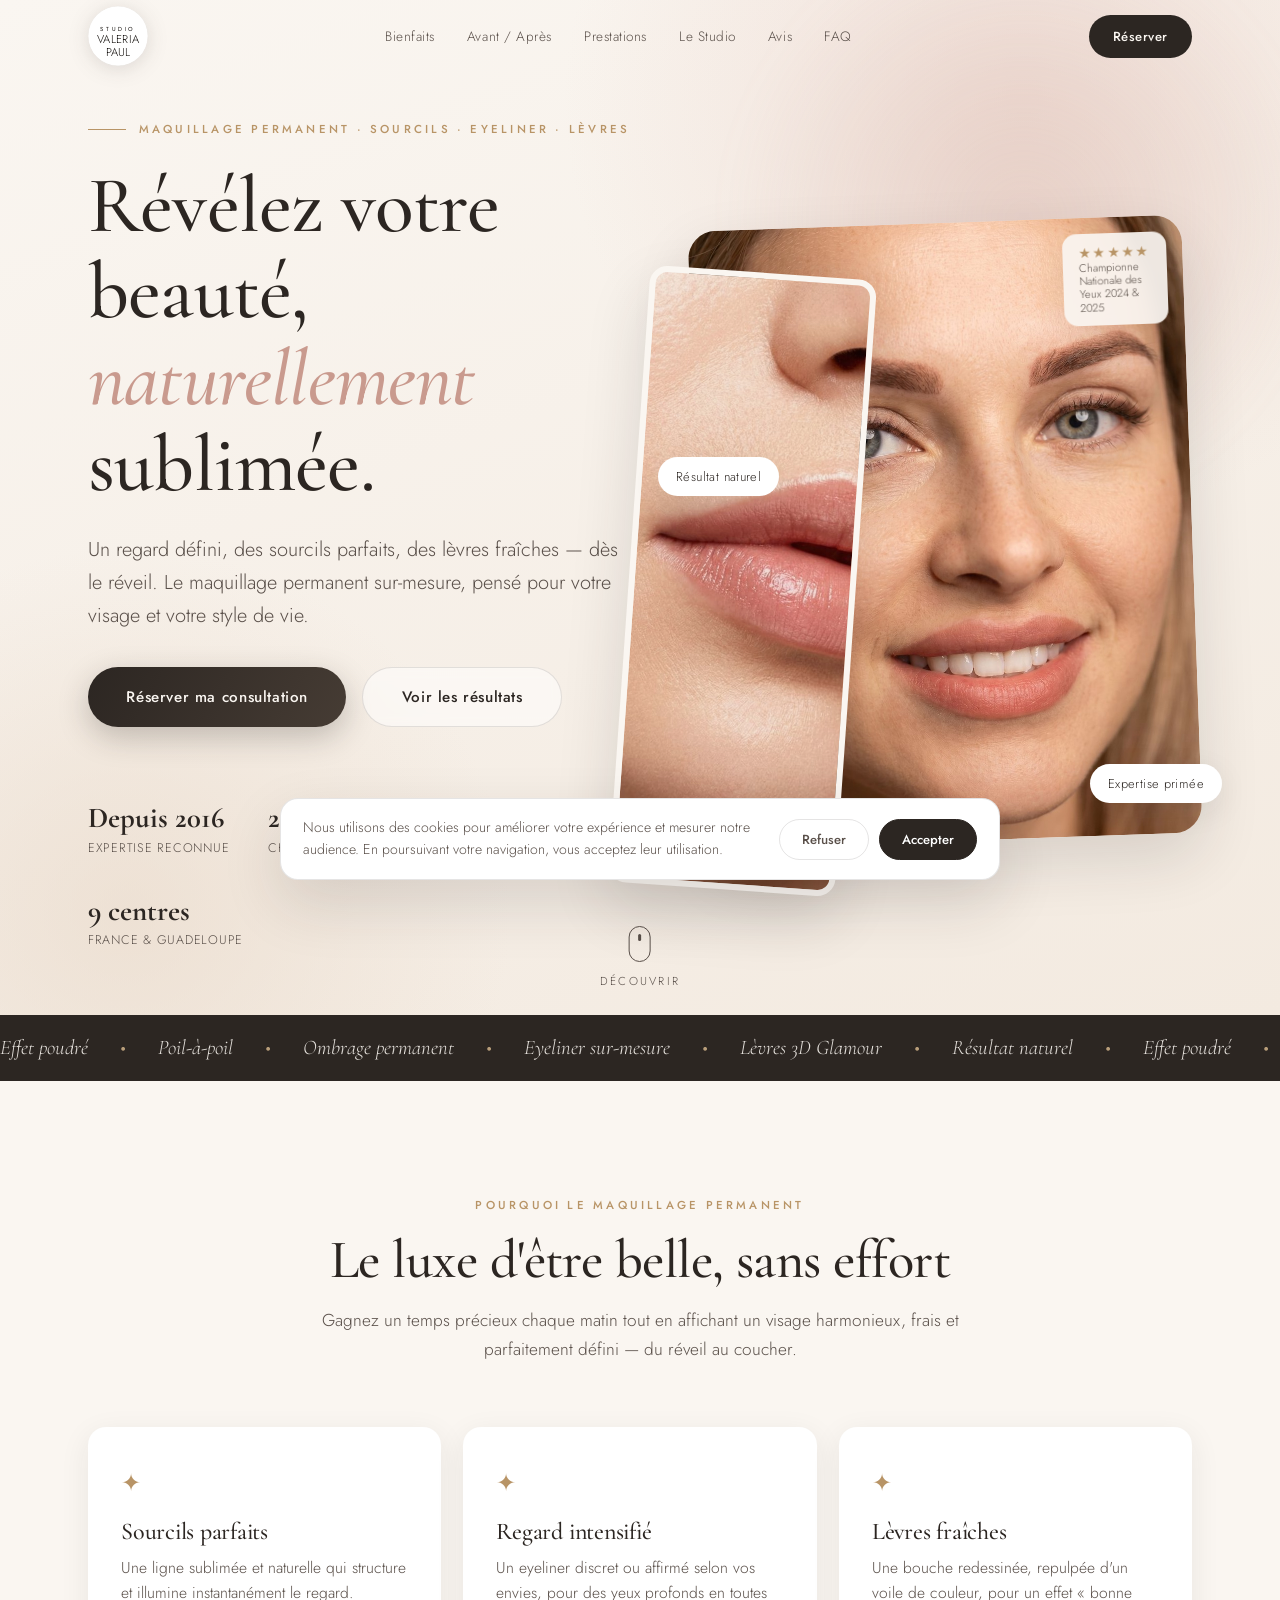
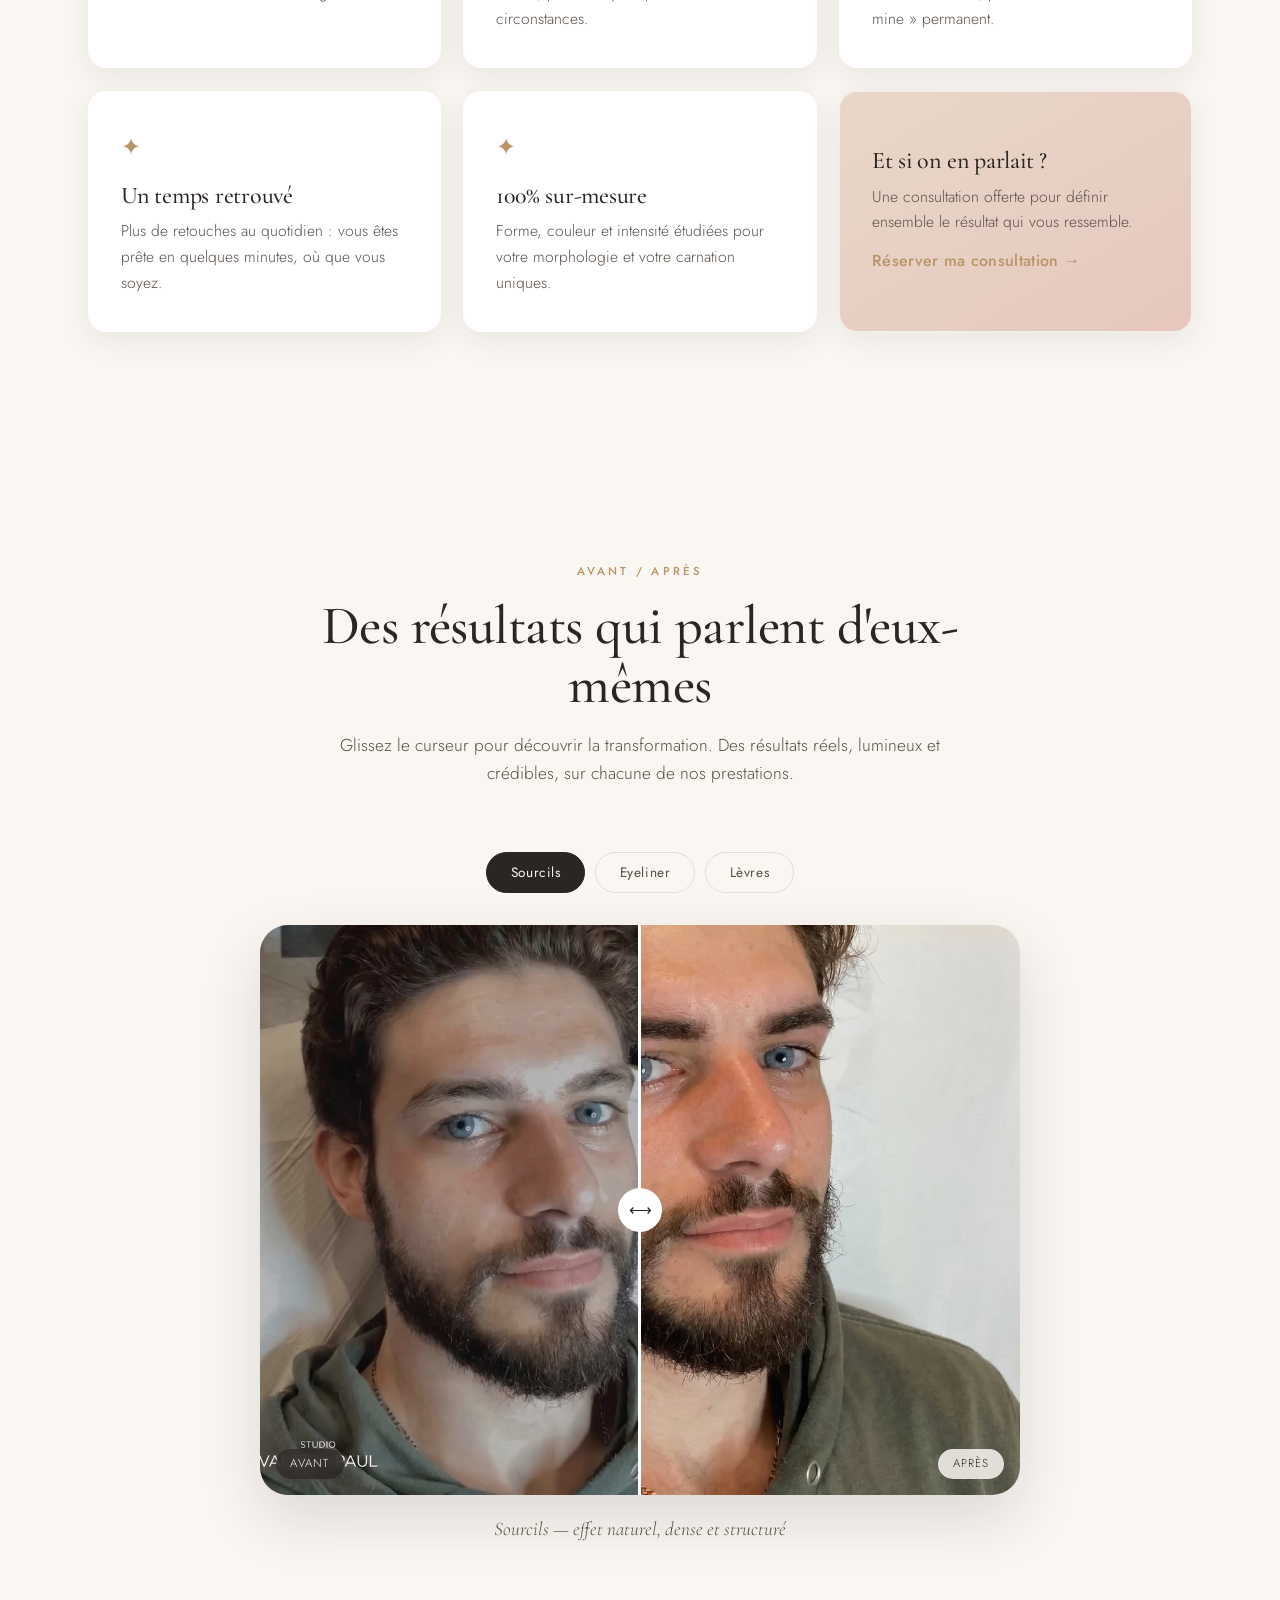
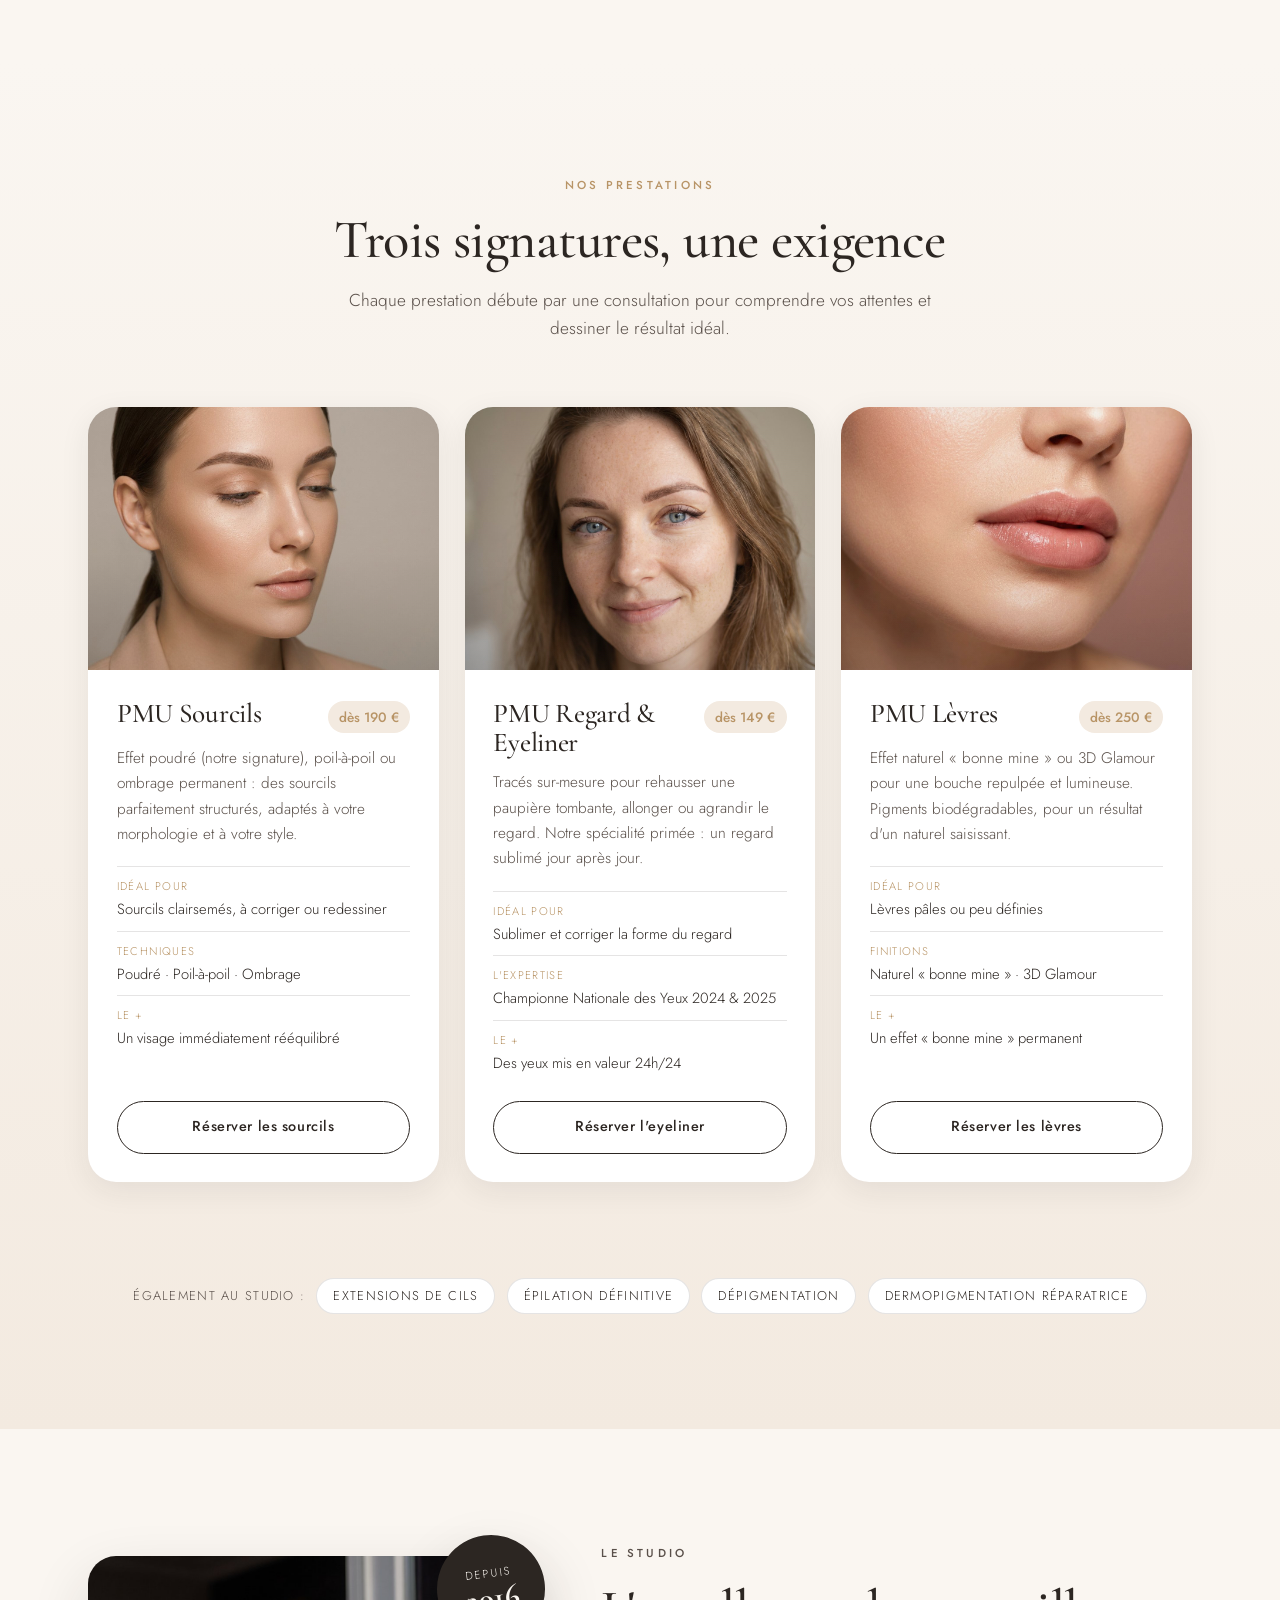
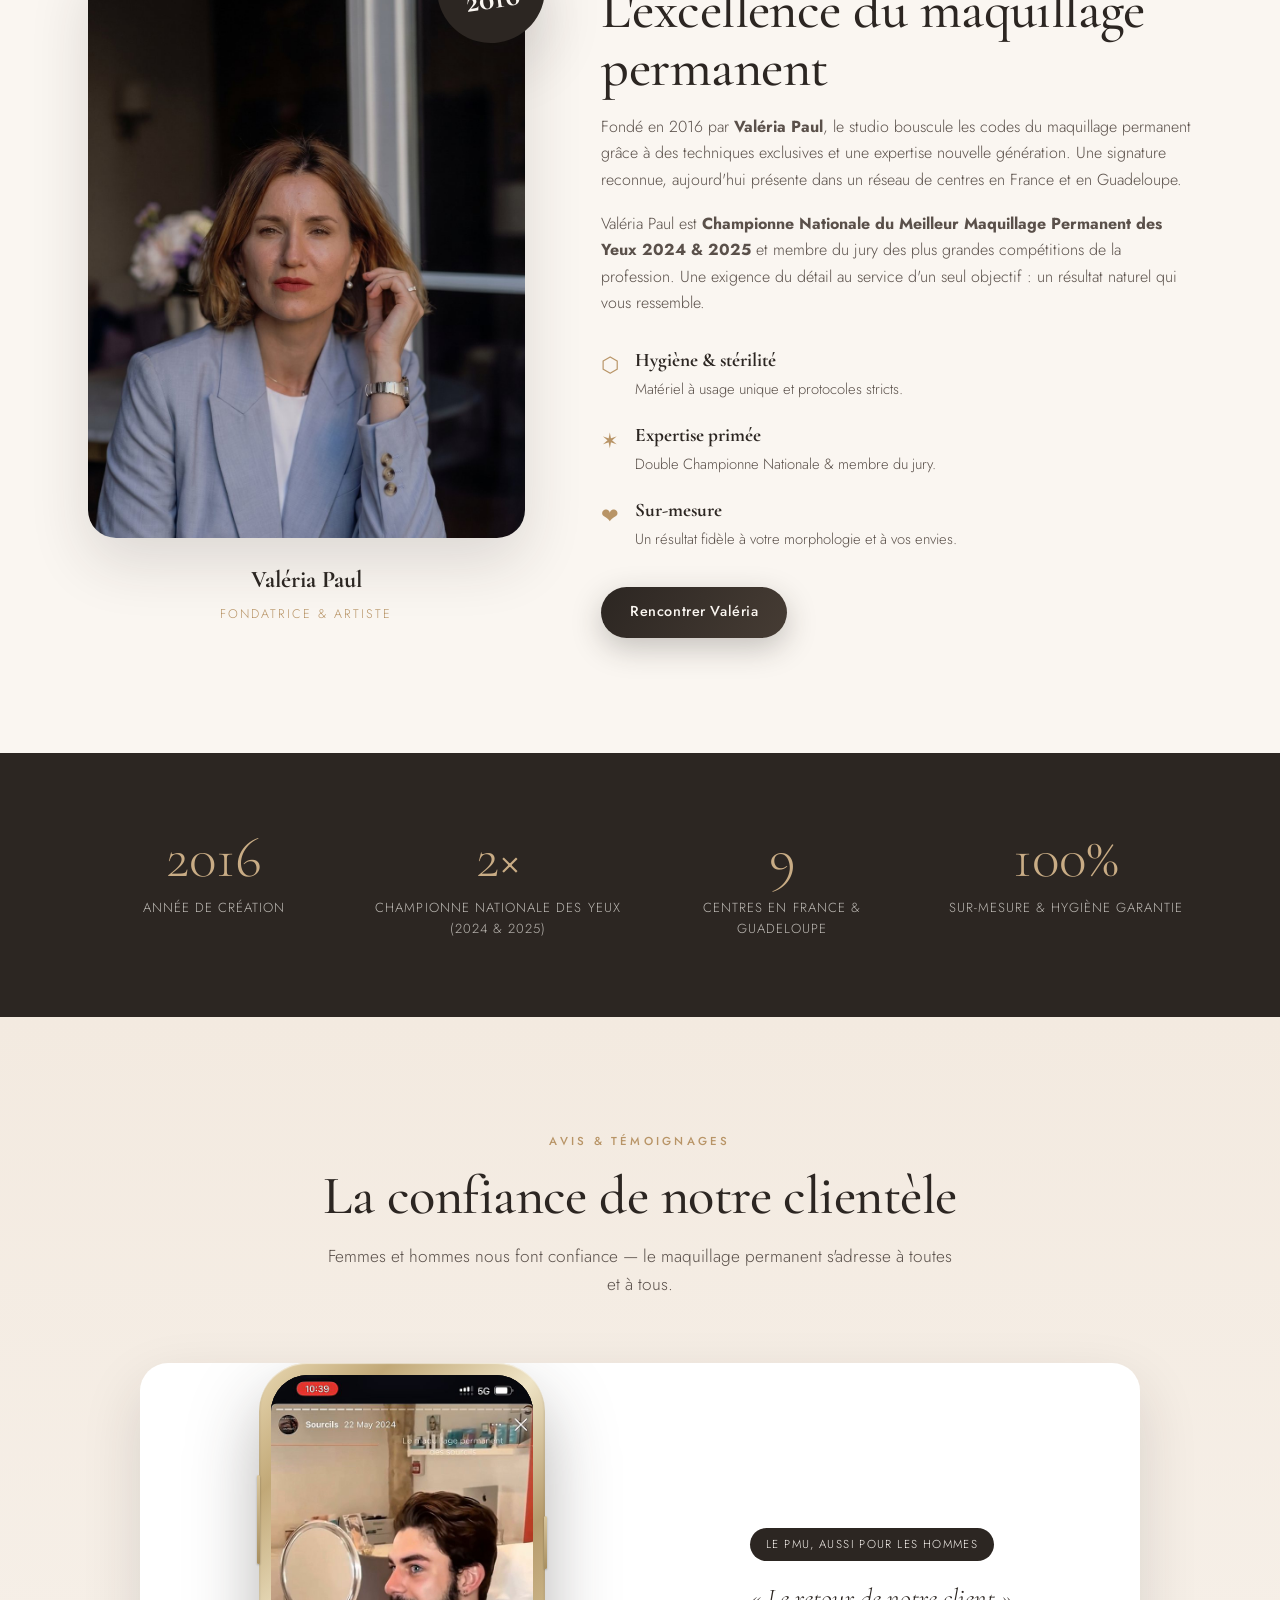
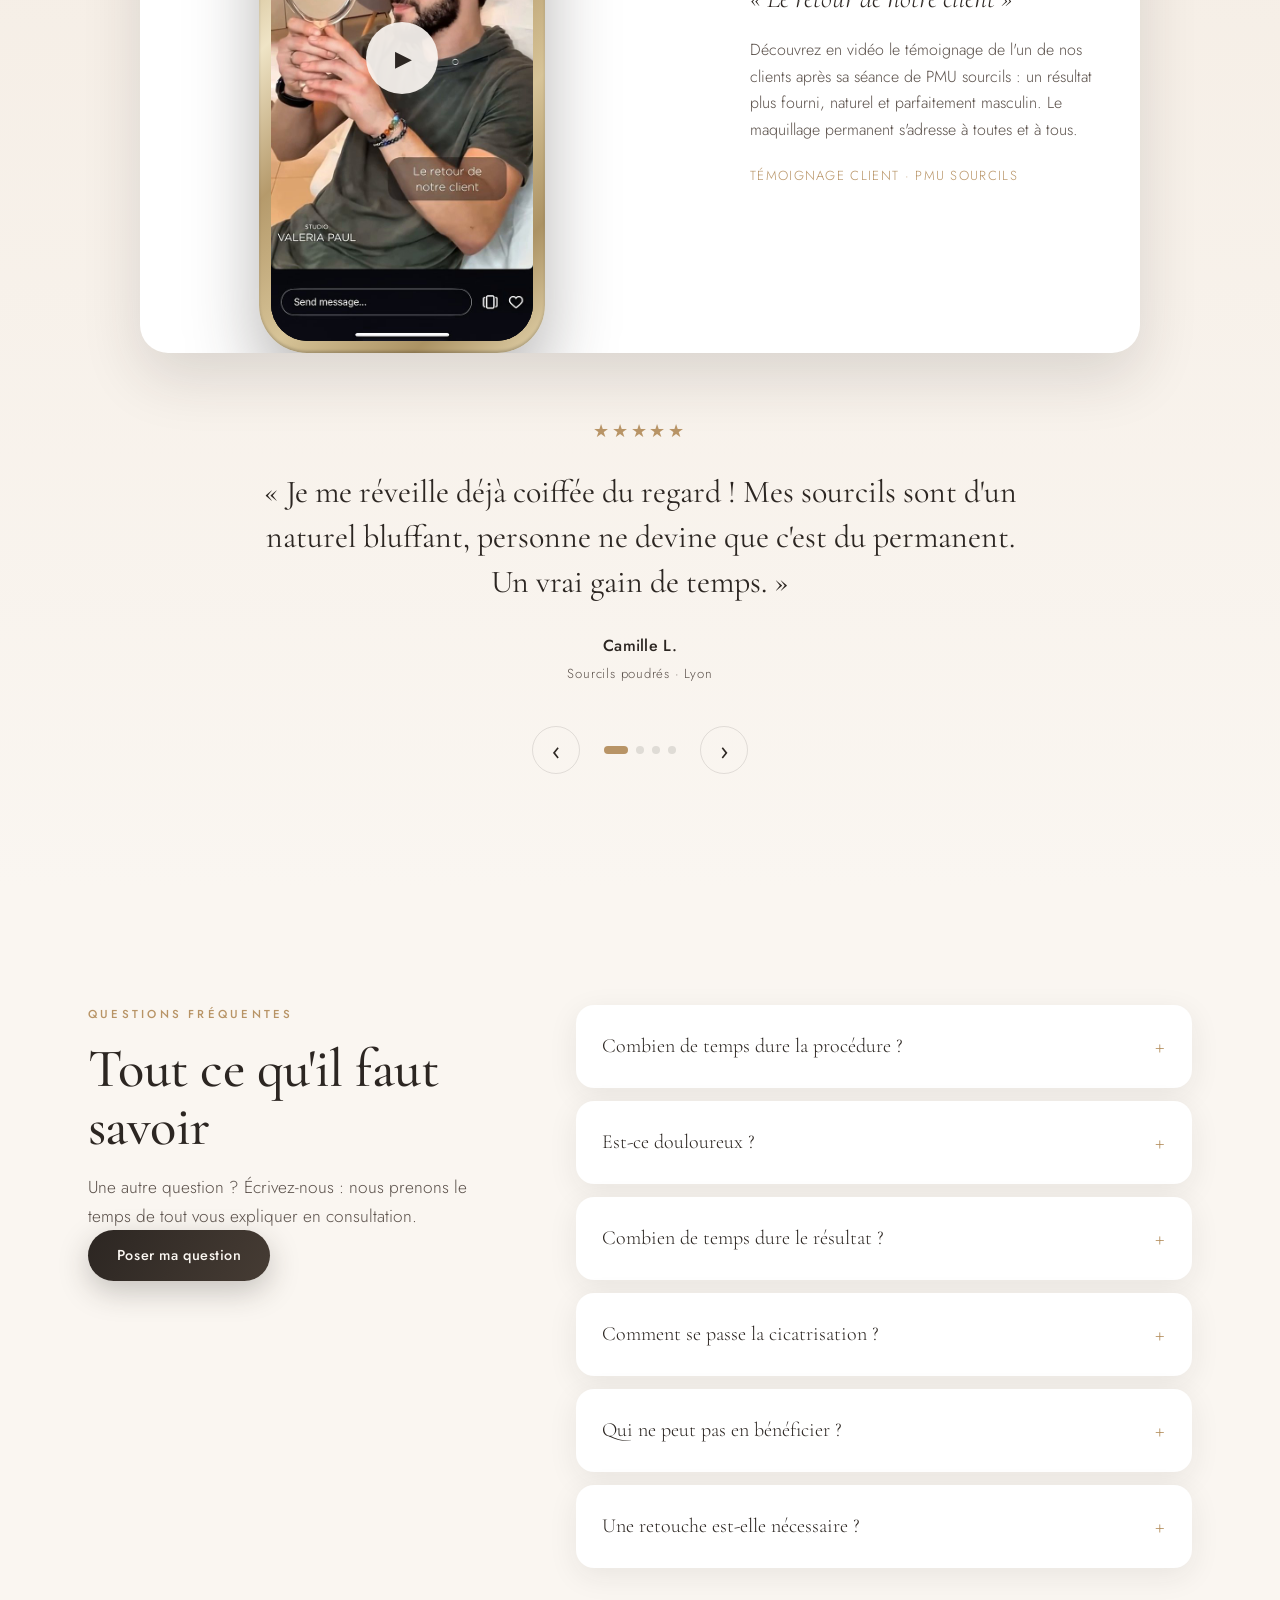
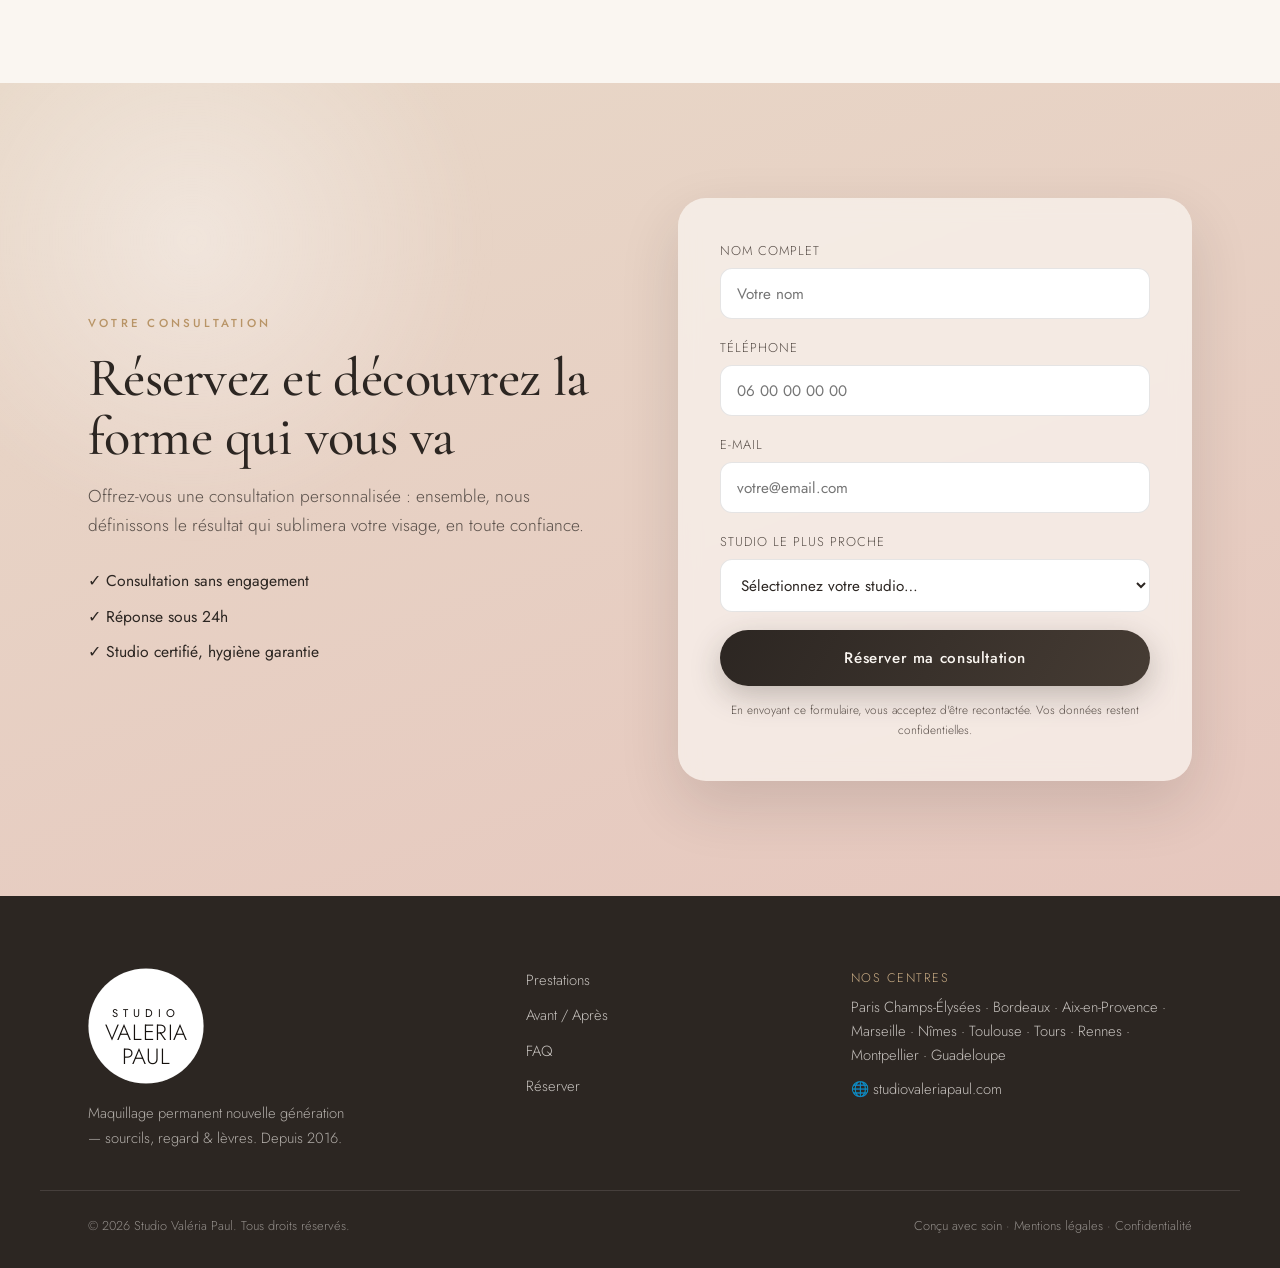
<file: index.html>
<!DOCTYPE html>
<html lang="fr">
<head>
  <meta charset="UTF-8" />
  <meta name="viewport" content="width=device-width, initial-scale=1.0" />
  <meta name="theme-color" content="#FAF6F1" />

  <!-- Meta (Facebook) Pixel -->
  <script>
    !function(f,b,e,v,n,t,s)
    {if(f.fbq)return;n=f.fbq=function(){n.callMethod?
    n.callMethod.apply(n,arguments):n.queue.push(arguments)};
    if(!f._fbq)f._fbq=n;n.push=n;n.loaded=!0;n.version='2.0';
    n.queue=[];t=b.createElement(e);t.async=!0;
    t.src=v;s=b.getElementsByTagName(e)[0];
    s.parentNode.insertBefore(t,s)}(window, document,'script',
    'https://connect.facebook.net/en_US/fbevents.js');
    fbq('init', '1406523847615532');
    fbq('track', 'PageView');
  </script>
  <noscript><img height="1" width="1" style="display:none"
    src="https://www.facebook.com/tr?id=1406523847615532&ev=PageView&noscript=1" alt="" /></noscript>
  <!-- End Meta Pixel -->
  <title>Studio Valéria Paul — Maquillage Permanent d'Exception</title>
  <meta name="description" content="Studio de maquillage permanent (sourcils, eyeliner, lèvres). Des résultats naturels, durables et sur-mesure. Réservez votre consultation personnalisée." />
  <meta name="author" content="Studio Valéria Paul" />

  <!-- Open Graph -->
  <meta property="og:title" content="Studio Valéria Paul — Maquillage Permanent d'Exception" />
  <meta property="og:description" content="Sourcils, eyeliner et lèvres en maquillage permanent. Un résultat naturel, durable et personnalisé. Réservez votre consultation." />
  <meta property="og:type" content="website" />
  <meta property="og:locale" content="fr_FR" />

  <link rel="preconnect" href="https://fonts.googleapis.com" />
  <link rel="preconnect" href="https://fonts.gstatic.com" crossorigin />
  <link href="https://fonts.googleapis.com/css2?family=Cormorant+Garamond:ital,wght@0,400;0,500;0,600;1,400&family=Jost:wght@300;400;500;600&display=swap" rel="stylesheet" />

  <link rel="stylesheet" href="assets/css/styles.css" />
  <link rel="icon" href="data:image/svg+xml,%3Csvg xmlns='http://www.w3.org/2000/svg' viewBox='0 0 100 100'%3E%3Ccircle cx='50' cy='50' r='49' fill='%23fff' stroke='%23e3d8cd'/%3E%3Ctext x='50' y='62' text-anchor='middle' font-size='44' font-family='Futura,sans-serif' font-weight='300' fill='%2315110e'%3EVP%3C/text%3E%3C/svg%3E" />
</head>
<body>
  <!-- Logo officiel (vectoriel, réutilisable) -->
  <svg width="0" height="0" style="position:absolute;overflow:hidden" aria-hidden="true" focusable="false">
    <symbol id="brandLogo" viewBox="0 0 300 300">
      <circle cx="150" cy="150" r="149" fill="#ffffff" stroke="rgba(44,38,34,0.10)" stroke-width="1" />
      <g fill="#15110e" font-family="'Jost','Century Gothic','Futura',sans-serif" text-anchor="middle">
        <text x="151" y="126" font-size="29" letter-spacing="13" font-weight="400">STUDIO</text>
        <text x="151" y="187" font-size="57" letter-spacing="1.5" font-weight="300">VALERIA</text>
        <text x="151" y="249" font-size="57" letter-spacing="1.5" font-weight="300">PAUL</text>
      </g>
    </symbol>
  </svg>

  <!-- Decorative grain / progress -->
  <div class="scroll-progress" id="scrollProgress" aria-hidden="true"></div>

  <!-- ===================== NAVIGATION ===================== -->
  <header class="nav" id="nav">
    <div class="nav__inner container">
      <a href="#hero" class="nav__brand" aria-label="Studio Valéria Paul — accueil">
        <svg class="nav__logo" aria-hidden="true" focusable="false"><use href="#brandLogo"></use></svg>
      </a>

      <nav class="nav__links" aria-label="Navigation principale">
        <a href="#benefices">Bienfaits</a>
        <a href="#galerie">Avant / Après</a>
        <a href="#services">Prestations</a>
        <a href="#studio">Le Studio</a>
        <a href="#avis">Avis</a>
        <a href="#faq">FAQ</a>
      </nav>

      <a href="#reservation" class="btn btn--nav">Réserver</a>

      <button class="nav__burger" id="navBurger" aria-label="Ouvrir le menu" aria-expanded="false">
        <span></span><span></span><span></span>
      </button>
    </div>

    <div class="nav__mobile" id="navMobile">
      <a href="#benefices">Bienfaits</a>
      <a href="#galerie">Avant / Après</a>
      <a href="#services">Prestations</a>
      <a href="#studio">Le Studio</a>
      <a href="#avis">Avis</a>
      <a href="#faq">FAQ</a>
      <a href="#reservation" class="btn btn--primary">Réserver ma consultation</a>
    </div>
  </header>

  <main>
    <!-- ===================== HERO ===================== -->
    <section class="hero" id="hero">
      <div class="hero__bg" aria-hidden="true"></div>
      <div class="hero__glow" aria-hidden="true"></div>

      <div class="container hero__inner">
        <div class="hero__content">
          <p class="eyebrow reveal" data-reveal>
            <span class="eyebrow__line"></span>
            Maquillage permanent · Sourcils · Eyeliner · Lèvres
          </p>

          <h1 class="hero__title reveal" data-reveal data-reveal-delay="1">
            Révélez votre beauté,<br />
            <span class="hero__title-accent">naturellement</span> sublimée.
          </h1>

          <p class="hero__sub reveal" data-reveal data-reveal-delay="2">
            Un regard défini, des sourcils parfaits, des lèvres fraîches — dès le réveil.
            Le maquillage permanent sur-mesure, pensé pour votre visage et votre style de vie.
          </p>

          <div class="hero__cta reveal" data-reveal data-reveal-delay="3">
            <a href="#reservation" class="btn btn--primary btn--lg">Réserver ma consultation</a>
            <a href="#galerie" class="btn btn--ghost btn--lg">Voir les résultats</a>
          </div>
        </div>

        <div class="hero__visual reveal" data-reveal data-reveal-delay="3">
          <div class="hero__card">
            <div class="hero__photo hero__photo--1"></div>
            <div class="hero__badge">
              <span class="hero__badge-stars">★★★★★</span>
              <span class="hero__badge-text">Championne Nationale des Yeux 2024 &amp; 2025</span>
            </div>
          </div>
          <div class="hero__photo hero__photo--2"></div>
          <div class="hero__floating hero__floating--1">Résultat naturel</div>
          <div class="hero__floating hero__floating--2">Expertise primée</div>
        </div>

        <ul class="hero__trust reveal" data-reveal data-reveal-delay="4">
          <li><strong>Depuis 2016</strong><span>expertise reconnue</span></li>
          <li><strong>2024 &amp; 2025</strong><span>Championne Nationale des Yeux</span></li>
          <li><strong>9 centres</strong><span>France &amp; Guadeloupe</span></li>
        </ul>
      </div>

      <a href="#benefices" class="hero__scroll" aria-label="Faire défiler">
        <span></span>Découvrir
      </a>
    </section>

    <!-- ===================== MARQUEE ===================== -->
    <div class="marquee" aria-hidden="true">
      <div class="marquee__track">
        <span>Effet poudré</span><span>•</span>
        <span>Poil-à-poil</span><span>•</span>
        <span>Ombrage permanent</span><span>•</span>
        <span>Eyeliner sur-mesure</span><span>•</span>
        <span>Lèvres 3D Glamour</span><span>•</span>
        <span>Résultat naturel</span><span>•</span>
        <span>Effet poudré</span><span>•</span>
        <span>Poil-à-poil</span><span>•</span>
        <span>Ombrage permanent</span><span>•</span>
        <span>Eyeliner sur-mesure</span><span>•</span>
        <span>Lèvres 3D Glamour</span><span>•</span>
        <span>Résultat naturel</span><span>•</span>
      </div>
    </div>

    <!-- ===================== BENEFITS ===================== -->
    <section class="section benefits" id="benefices">
      <div class="container">
        <header class="section__head reveal" data-reveal>
          <p class="section__eyebrow">Pourquoi le maquillage permanent</p>
          <h2 class="section__title">Le luxe d'être belle, sans effort</h2>
          <p class="section__lead">
            Gagnez un temps précieux chaque matin tout en affichant un visage harmonieux,
            frais et parfaitement défini — du réveil au coucher.
          </p>
        </header>

        <div class="benefits__grid">
          <article class="benefit-card reveal" data-reveal data-reveal-delay="1">
            <span class="benefit-card__icon">✦</span>
            <h3>Sourcils parfaits</h3>
            <p>Une ligne sublimée et naturelle qui structure et illumine instantanément le regard.</p>
          </article>
          <article class="benefit-card reveal" data-reveal data-reveal-delay="2">
            <span class="benefit-card__icon">✦</span>
            <h3>Regard intensifié</h3>
            <p>Un eyeliner discret ou affirmé selon vos envies, pour des yeux profonds en toutes circonstances.</p>
          </article>
          <article class="benefit-card reveal" data-reveal data-reveal-delay="3">
            <span class="benefit-card__icon">✦</span>
            <h3>Lèvres fraîches</h3>
            <p>Une bouche redessinée, repulpée d'un voile de couleur, pour un effet « bonne mine » permanent.</p>
          </article>
          <article class="benefit-card reveal" data-reveal data-reveal-delay="1">
            <span class="benefit-card__icon">✦</span>
            <h3>Un temps retrouvé</h3>
            <p>Plus de retouches au quotidien : vous êtes prête en quelques minutes, où que vous soyez.</p>
          </article>
          <article class="benefit-card reveal" data-reveal data-reveal-delay="2">
            <span class="benefit-card__icon">✦</span>
            <h3>100% sur-mesure</h3>
            <p>Forme, couleur et intensité étudiées pour votre morphologie et votre carnation uniques.</p>
          </article>
          <article class="benefit-card benefit-card--cta reveal" data-reveal data-reveal-delay="3">
            <h3>Et si on en parlait&nbsp;?</h3>
            <p>Une consultation offerte pour définir ensemble le résultat qui vous ressemble.</p>
            <a href="#reservation" class="link-arrow">Réserver ma consultation →</a>
          </article>
        </div>
      </div>
    </section>

    <!-- ===================== BEFORE / AFTER ===================== -->
    <section class="section gallery" id="galerie">
      <div class="container">
        <header class="section__head reveal" data-reveal>
          <p class="section__eyebrow">Avant / Après</p>
          <h2 class="section__title">Des résultats qui parlent d'eux-mêmes</h2>
          <p class="section__lead">
            Glissez le curseur pour découvrir la transformation. Des résultats réels,
            lumineux et crédibles, sur chacune de nos prestations.
          </p>
        </header>

        <div class="ba-tabs reveal" data-reveal>
          <button class="ba-tab is-active" data-ba="sourcils">Sourcils</button>
          <button class="ba-tab" data-ba="eyeliner">Eyeliner</button>
          <button class="ba-tab" data-ba="levres">Lèvres</button>
        </div>

        <div class="ba reveal" data-reveal id="baSlider" data-active="sourcils">
          <figure class="ba__frame">
            <div class="ba__after" id="baAfter">
              <span class="ba__tag ba__tag--after">Après</span>
            </div>
            <div class="ba__before" id="baBefore">
              <span class="ba__tag ba__tag--before">Avant</span>
            </div>
            <button class="ba__handle" id="baHandle" aria-label="Glisser pour comparer">
              <span class="ba__handle-line"></span>
              <span class="ba__handle-circle">⟷</span>
            </button>
          </figure>
          <figcaption class="ba__caption" id="baCaption">
            Sourcils poudrés — effet naturel et structuré
          </figcaption>
        </div>
      </div>
    </section>

    <!-- ===================== SERVICES ===================== -->
    <section class="section services" id="services">
      <div class="container">
        <header class="section__head reveal" data-reveal>
          <p class="section__eyebrow">Nos prestations</p>
          <h2 class="section__title">Trois signatures, une exigence</h2>
          <p class="section__lead">
            Chaque prestation débute par une consultation pour comprendre vos attentes
            et dessiner le résultat idéal.
          </p>
        </header>

        <div class="services__grid">
          <article class="service-card reveal" data-reveal data-reveal-delay="1">
            <div class="service-card__media service-card__media--brows"></div>
            <div class="service-card__body">
              <div class="service-card__head">
                <h3>PMU Sourcils</h3>
                <span class="service-card__price">dès 190&nbsp;€</span>
              </div>
              <p class="service-card__desc">
                Effet poudré (notre signature), poil-à-poil ou ombrage permanent : des sourcils
                parfaitement structurés, adaptés à votre morphologie et à votre style.
              </p>
              <ul class="service-card__meta">
                <li><span>Idéal pour</span>Sourcils clairsemés, à corriger ou redessiner</li>
                <li><span>Techniques</span>Poudré · Poil-à-poil · Ombrage</li>
                <li><span>Le +</span>Un visage immédiatement rééquilibré</li>
              </ul>
              <a href="#reservation" class="btn btn--outline">Réserver les sourcils</a>
            </div>
          </article>

          <article class="service-card reveal" data-reveal data-reveal-delay="2">
            <div class="service-card__media service-card__media--liner"></div>
            <div class="service-card__body">
              <div class="service-card__head">
                <h3>PMU Regard &amp; Eyeliner</h3>
                <span class="service-card__price">dès 149&nbsp;€</span>
              </div>
              <p class="service-card__desc">
                Tracés sur-mesure pour rehausser une paupière tombante, allonger ou agrandir
                le regard. Notre spécialité primée : un regard sublimé jour après jour.
              </p>
              <ul class="service-card__meta">
                <li><span>Idéal pour</span>Sublimer et corriger la forme du regard</li>
                <li><span>L'expertise</span>Championne Nationale des Yeux 2024 &amp; 2025</li>
                <li><span>Le +</span>Des yeux mis en valeur 24h/24</li>
              </ul>
              <a href="#reservation" class="btn btn--outline">Réserver l'eyeliner</a>
            </div>
          </article>

          <article class="service-card reveal" data-reveal data-reveal-delay="3">
            <div class="service-card__media service-card__media--lips"></div>
            <div class="service-card__body">
              <div class="service-card__head">
                <h3>PMU Lèvres</h3>
                <span class="service-card__price">dès 250&nbsp;€</span>
              </div>
              <p class="service-card__desc">
                Effet naturel « bonne mine » ou 3D Glamour pour une bouche repulpée et lumineuse.
                Pigments biodégradables, pour un résultat d'un naturel saisissant.
              </p>
              <ul class="service-card__meta">
                <li><span>Idéal pour</span>Lèvres pâles ou peu définies</li>
                <li><span>Finitions</span>Naturel « bonne mine » · 3D Glamour</li>
                <li><span>Le +</span>Un effet « bonne mine » permanent</li>
              </ul>
              <a href="#reservation" class="btn btn--outline">Réserver les lèvres</a>
            </div>
          </article>
        </div>

        <p class="services__note reveal" data-reveal>
          Retouches d'entretien personnalisées à 6, 9 ou 12&nbsp;mois selon vos besoins.
        </p>
        <p class="services__more reveal" data-reveal>
          Également au studio&nbsp;:
          <span>Extensions de cils</span>
          <span>Épilation définitive</span>
          <span>Dépigmentation</span>
          <span>Dermopigmentation réparatrice</span>
        </p>
      </div>
    </section>

    <!-- ===================== ABOUT / STUDIO ===================== -->
    <section class="section about" id="studio">
      <div class="container about__inner">
        <div class="about__visual reveal" data-reveal>
          <div class="about__photo" role="img" aria-label="Portrait de Valéria Paul, fondatrice"></div>
          <div class="about__stamp">
            <span>Depuis</span>
            <strong>2016</strong>
          </div>
          <figcaption class="about__caption">
            <strong>Valéria Paul</strong>
            <span>Fondatrice &amp; artiste</span>
          </figcaption>
        </div>

        <div class="about__content reveal" data-reveal data-reveal-delay="2">
          <p class="section__eyebrow">Le Studio</p>
          <h2 class="section__title">L'excellence du maquillage permanent</h2>
          <p>
            Fondé en 2016 par <strong>Valéria Paul</strong>, le studio bouscule les codes du maquillage
            permanent grâce à des techniques exclusives et une expertise nouvelle génération.
            Une signature reconnue, aujourd'hui présente dans un réseau de centres en France et en Guadeloupe.
          </p>
          <p>
            Valéria Paul est <strong>Championne Nationale du Meilleur Maquillage Permanent des Yeux
            2024 &amp; 2025</strong> et membre du jury des plus grandes compétitions de la profession.
            Une exigence du détail au service d'un seul objectif : un résultat naturel qui vous ressemble.
          </p>

          <ul class="about__pillars">
            <li>
              <span class="about__pillar-icon">⬡</span>
              <div><strong>Hygiène &amp; stérilité</strong><p>Matériel à usage unique et protocoles stricts.</p></div>
            </li>
            <li>
              <span class="about__pillar-icon">✶</span>
              <div><strong>Expertise primée</strong><p>Double Championne Nationale &amp; membre du jury.</p></div>
            </li>
            <li>
              <span class="about__pillar-icon">❤</span>
              <div><strong>Sur-mesure</strong><p>Un résultat fidèle à votre morphologie et à vos envies.</p></div>
            </li>
          </ul>

          <a href="#reservation" class="btn btn--primary">Rencontrer Valéria</a>
        </div>
      </div>
    </section>

    <!-- ===================== STATS ===================== -->
    <section class="stats">
      <div class="container stats__grid">
        <div class="stat reveal" data-reveal>
          <span class="stat__num" data-count="2016" data-suffix="">0</span>
          <span class="stat__label">Année de création</span>
        </div>
        <div class="stat reveal" data-reveal data-reveal-delay="1">
          <span class="stat__num" data-count="2" data-suffix="×">0</span>
          <span class="stat__label">Championne Nationale des Yeux (2024 &amp; 2025)</span>
        </div>
        <div class="stat reveal" data-reveal data-reveal-delay="2">
          <span class="stat__num" data-count="9" data-suffix="">0</span>
          <span class="stat__label">Centres en France &amp; Guadeloupe</span>
        </div>
        <div class="stat reveal" data-reveal data-reveal-delay="3">
          <span class="stat__num" data-count="100" data-suffix="%">0</span>
          <span class="stat__label">Sur-mesure &amp; hygiène garantie</span>
        </div>
      </div>
    </section>

    <!-- ===================== TESTIMONIALS ===================== -->
    <section class="section testimonials" id="avis">
      <div class="container">
        <header class="section__head reveal" data-reveal>
          <p class="section__eyebrow">Avis &amp; témoignages</p>
          <h2 class="section__title">La confiance de notre clientèle</h2>
          <p class="section__lead">Femmes et hommes nous font confiance — le maquillage permanent s'adresse à toutes et à tous.</p>
        </header>

        <figure class="video-review reveal" data-reveal>
          <div class="iphone">
            <div class="iphone__screen video-review__player" id="videoPlayer">
              <video id="reviewVideo" class="video-review__video" playsinline preload="metadata"
                     poster="assets/img/video-poster.jpg">
                <source src="assets/video/temoignage-sourcils.mp4" type="video/mp4" />
                Votre navigateur ne prend pas en charge la lecture vidéo.
              </video>
              <button class="video-review__play" id="videoPlayBtn" aria-label="Lire le témoignage vidéo">
                <span>▶</span>
              </button>
            </div>
          </div>
          <figcaption class="video-review__text">
            <span class="video-review__badge">Le PMU, aussi pour les hommes</span>
            <blockquote>« Le retour de notre client »</blockquote>
            <p class="video-review__desc">Découvrez en vidéo le témoignage de l'un de nos clients après sa séance de PMU sourcils&nbsp;: un résultat plus fourni, naturel et parfaitement masculin. Le maquillage permanent s'adresse à toutes et à tous.</p>
            <span class="video-review__author">Témoignage client · PMU Sourcils</span>
          </figcaption>
        </figure>

        <div class="testimonials__carousel reveal" data-reveal>
          <div class="testimonials__track" id="testiTrack">
            <figure class="testimonial">
              <span class="testimonial__stars">★★★★★</span>
              <blockquote>« Je me réveille déjà coiffée du regard ! Mes sourcils sont d'un naturel bluffant, personne ne devine que c'est du permanent. Un vrai gain de temps. »</blockquote>
              <figcaption><strong>Camille L.</strong><span>Sourcils poudrés · Lyon</span></figcaption>
            </figure>
            <figure class="testimonial">
              <span class="testimonial__stars">★★★★★</span>
              <blockquote>« Accueil chaleureux, hygiène irréprochable et résultat à couper le souffle. Valeria a su exactement comprendre ce que je voulais. »</blockquote>
              <figcaption><strong>Sophie M.</strong><span>Eyeliner · Paris</span></figcaption>
            </figure>
            <figure class="testimonial">
              <span class="testimonial__stars">★★★★★</span>
              <blockquote>« Mes lèvres ont enfin du caractère, tout en restant naturelles. Je n'ose plus sortir sans… sauf que maintenant je n'ai plus besoin de rouge à lèvres ! »</blockquote>
              <figcaption><strong>Inès B.</strong><span>PMU Lèvres · Bordeaux</span></figcaption>
            </figure>
            <figure class="testimonial">
              <span class="testimonial__stars">★★★★★</span>
              <blockquote>« Un travail d'orfèvre. Valeria est à l'écoute, rassurante et perfectionniste. Le résultat dépasse toutes mes attentes, je recommande les yeux fermés. »</blockquote>
              <figcaption><strong>Marie-Claire D.</strong><span>Sourcils &amp; lèvres · Marseille</span></figcaption>
            </figure>
          </div>

          <div class="testimonials__controls">
            <button class="testimonials__btn" id="testiPrev" aria-label="Avis précédent">‹</button>
            <div class="testimonials__dots" id="testiDots" aria-hidden="true"></div>
            <button class="testimonials__btn" id="testiNext" aria-label="Avis suivant">›</button>
          </div>
        </div>
      </div>
    </section>

    <!-- ===================== FAQ ===================== -->
    <section class="section faq" id="faq">
      <div class="container faq__inner">
        <header class="section__head section__head--left reveal" data-reveal>
          <p class="section__eyebrow">Questions fréquentes</p>
          <h2 class="section__title">Tout ce qu'il faut savoir</h2>
          <p class="section__lead">
            Une autre question&nbsp;? Écrivez-nous : nous prenons le temps de tout vous expliquer
            en consultation.
          </p>
          <a href="#reservation" class="btn btn--primary">Poser ma question</a>
        </header>

        <div class="faq__list reveal" data-reveal>
          <details class="faq__item">
            <summary>Combien de temps dure la procédure&nbsp;?</summary>
            <div class="faq__answer"><p>Comptez entre 1h30 et 2h selon la prestation. Ce temps inclut la consultation, le dessin préalable validé ensemble, puis la réalisation en toute douceur.</p></div>
          </details>
          <details class="faq__item">
            <summary>Est-ce douloureux&nbsp;?</summary>
            <div class="faq__answer"><p>L'inconfort reste très léger. Une crème anesthésiante est appliquée pour rendre la séance confortable. La plupart des clientes décrivent de simples picotements.</p></div>
          </details>
          <details class="faq__item">
            <summary>Combien de temps dure le résultat&nbsp;?</summary>
            <div class="faq__answer"><p>Le maquillage permanent tient généralement entre 1 et 3 ans, selon la technique, votre type de peau et votre mode de vie. Une retouche annuelle d'entretien permet de raviver l'éclat.</p></div>
          </details>
          <details class="faq__item">
            <summary>Comment se passe la cicatrisation&nbsp;?</summary>
            <div class="faq__answer"><p>La cicatrisation dure environ 7 à 10 jours. La couleur s'estompe puis se stabilise. Vous repartez avec une fiche de soins détaillée et un suivi personnalisé.</p></div>
          </details>
          <details class="faq__item">
            <summary>Qui ne peut pas en bénéficier&nbsp;?</summary>
            <div class="faq__answer"><p>Le maquillage permanent est déconseillé en cas de grossesse, d'allaitement, de diabète non stabilisé ou de certaines pathologies cutanées. Un échange préalable permet de vérifier votre éligibilité.</p></div>
          </details>
          <details class="faq__item">
            <summary>Une retouche est-elle nécessaire&nbsp;?</summary>
            <div class="faq__answer"><p>Pour un résultat impeccable dans la durée, des retouches d'entretien sont conseillées à 6, 9 ou 12&nbsp;mois selon votre peau et le rendu souhaité. Nous définissons ensemble le rythme idéal lors de la consultation.</p></div>
          </details>
        </div>
      </div>
    </section>

    <!-- ===================== BOOKING / CTA ===================== -->
    <section class="section booking" id="reservation">
      <div class="booking__glow" aria-hidden="true"></div>
      <div class="container booking__inner">
        <div class="booking__intro reveal" data-reveal>
          <p class="section__eyebrow">Votre consultation</p>
          <h2 class="section__title">Réservez et découvrez la forme qui vous va</h2>
          <p class="section__lead">
            Offrez-vous une consultation personnalisée : ensemble, nous définissons le résultat
            qui sublimera votre visage, en toute confiance.
          </p>
          <ul class="booking__trust">
            <li>✓ Consultation sans engagement</li>
            <li>✓ Réponse sous 24h</li>
            <li>✓ Studio certifié, hygiène garantie</li>
          </ul>
        </div>

        <form class="booking__form reveal" data-reveal data-reveal-delay="2" id="bookingForm" action="/api/lead" method="POST" novalidate>
          <input type="hidden" name="source" value="Landing page Studio Valéria Paul" />
          <div class="field">
            <label for="name">Nom complet</label>
            <input type="text" id="name" name="name" placeholder="Votre nom" required />
          </div>
          <div class="field">
            <label for="phone">Téléphone</label>
            <input type="tel" id="phone" name="phone" placeholder="06 00 00 00 00" required />
          </div>
          <div class="field">
            <label for="email">E-mail</label>
            <input type="email" id="email" name="email" placeholder="votre@email.com" required />
          </div>
          <div class="field">
            <label for="studioSelect">Studio le plus proche</label>
            <select id="studioSelect" name="studio" required>
              <option value="" disabled selected>Sélectionnez votre studio…</option>
              <option value="Paris">Paris</option>
              <option value="Toulouse">Toulouse</option>
              <option value="Nîmes">Nîmes</option>
              <option value="Rennes">Rennes</option>
              <option value="Aix-en-Provence">Aix-en-Provence</option>
              <option value="Bordeaux">Bordeaux</option>
              <option value="Marseille">Marseille</option>
            </select>
          </div>
          <button type="submit" class="btn btn--primary btn--lg btn--block">Réserver ma consultation</button>
          <p class="booking__legal">En envoyant ce formulaire, vous acceptez d'être recontactée. Vos données restent confidentielles.</p>
          <p class="booking__success" id="bookingSuccess" hidden>Merci ! Votre demande a bien été envoyée. Nous vous recontactons très vite. 💌</p>
        </form>
      </div>
    </section>
  </main>

  <!-- ===================== FOOTER ===================== -->
  <footer class="footer">
    <div class="container footer__inner">
      <div class="footer__brand">
        <svg class="footer__logo" aria-hidden="true" focusable="false"><use href="#brandLogo"></use></svg>
        <p class="footer__tag">Maquillage permanent nouvelle génération — sourcils, regard &amp; lèvres. Depuis 2016.</p>
      </div>
      <nav class="footer__nav" aria-label="Liens de pied de page">
        <a href="#services">Prestations</a>
        <a href="#galerie">Avant / Après</a>
        <a href="#faq">FAQ</a>
        <a href="#reservation">Réserver</a>
      </nav>
      <div class="footer__contact">
        <p class="footer__centres-title">Nos centres</p>
        <p>Paris Champs-Élysées · Bordeaux · Aix-en-Provence · Marseille · Nîmes · Toulouse · Tours · Rennes · Montpellier · Guadeloupe</p>
        <p>🌐 <a href="https://www.studiovaleriapaul.com/" target="_blank" rel="noopener">studiovaleriapaul.com</a></p>
      </div>
    </div>
    <div class="footer__bottom container">
      <p>© <span id="year"></span> Studio Valéria Paul. Tous droits réservés.</p>
      <p>Conçu avec soin · Mentions légales · Confidentialité</p>
    </div>
  </footer>

  <!-- Sticky mobile CTA -->
  <a href="#reservation" class="sticky-cta" id="stickyCta">Réserver ma consultation</a>

  <!-- Bandeau cookies (informatif) -->
  <div class="cookie-banner" id="cookieBanner" role="dialog" aria-live="polite" aria-label="Information cookies" hidden>
    <p class="cookie-banner__text">
      Nous utilisons des cookies pour améliorer votre expérience et mesurer notre audience.
      En poursuivant votre navigation, vous acceptez leur utilisation.
    </p>
    <div class="cookie-banner__actions">
      <button type="button" class="cookie-banner__btn cookie-banner__btn--ghost" data-cookie="refuse">Refuser</button>
      <button type="button" class="cookie-banner__btn cookie-banner__btn--accept" data-cookie="accept">Accepter</button>
    </div>
  </div>

  <script src="assets/js/main.js" defer></script>
</body>
</html>
</file>
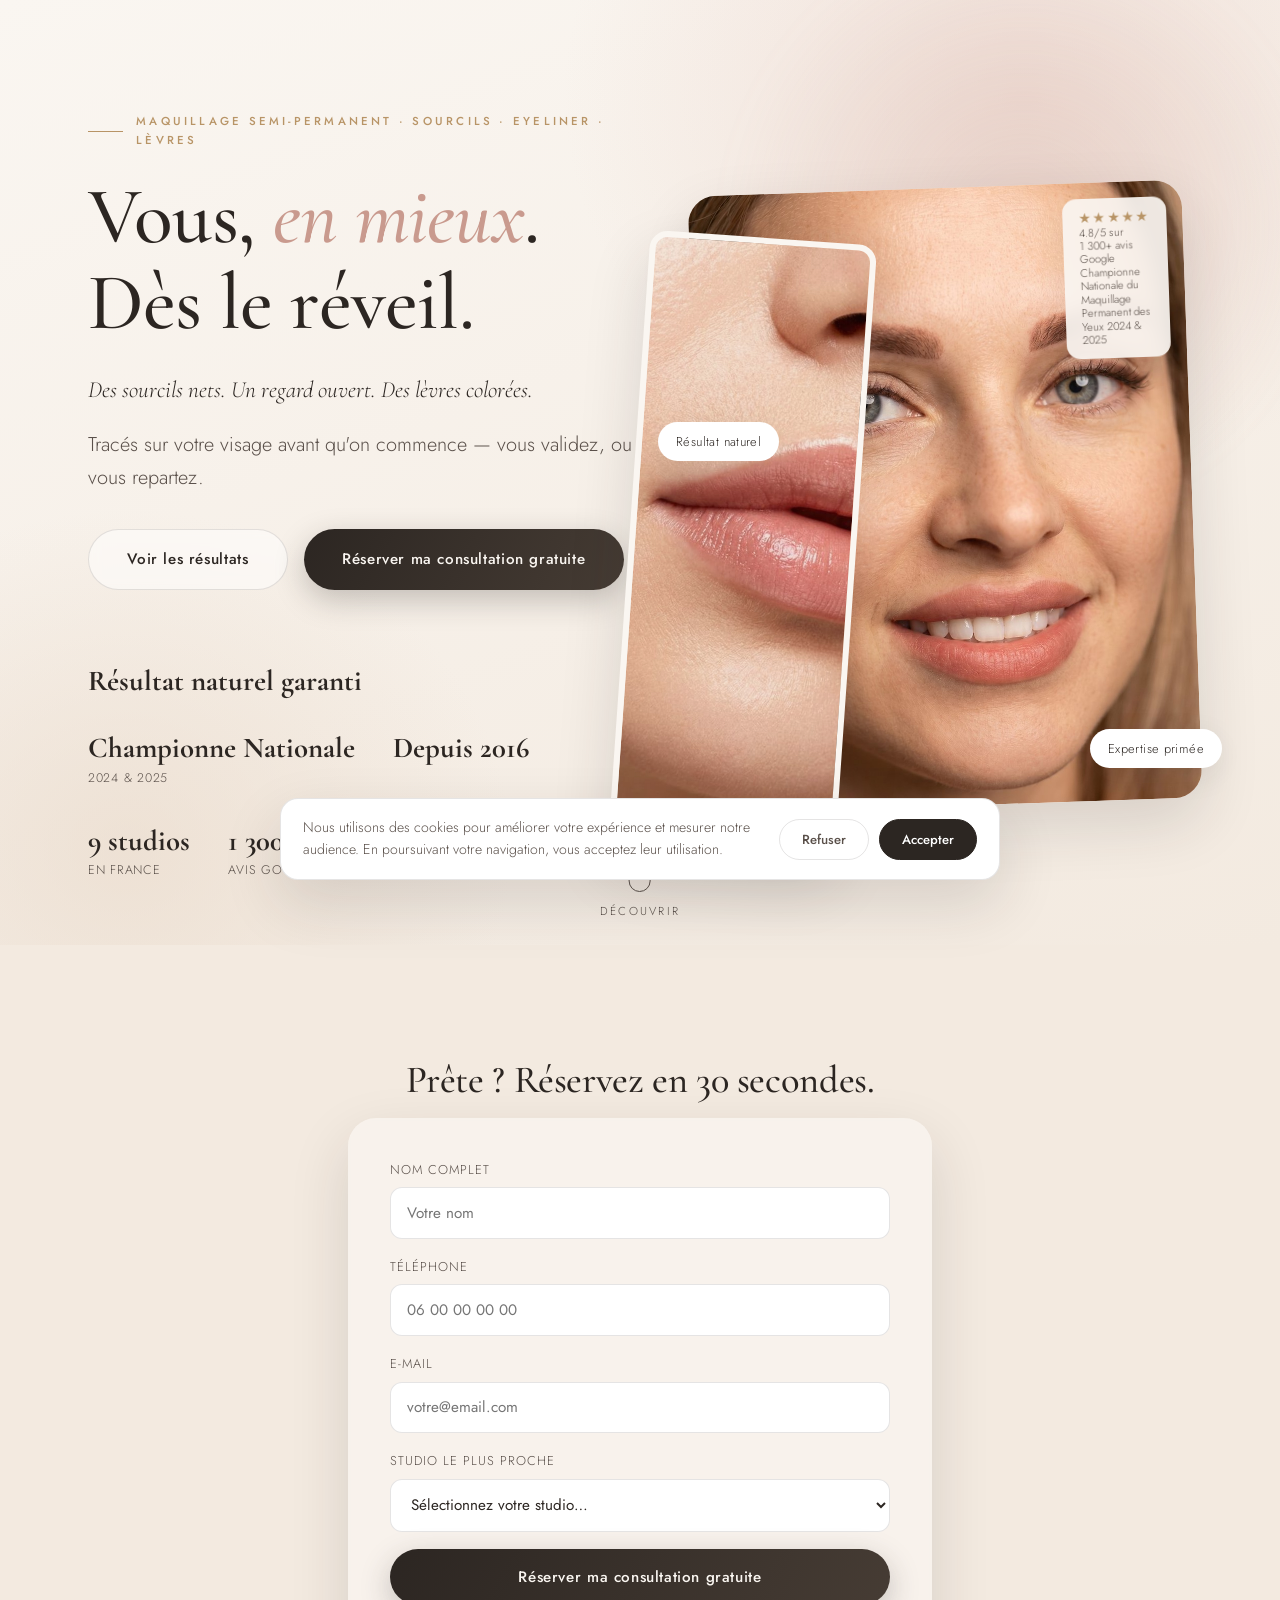
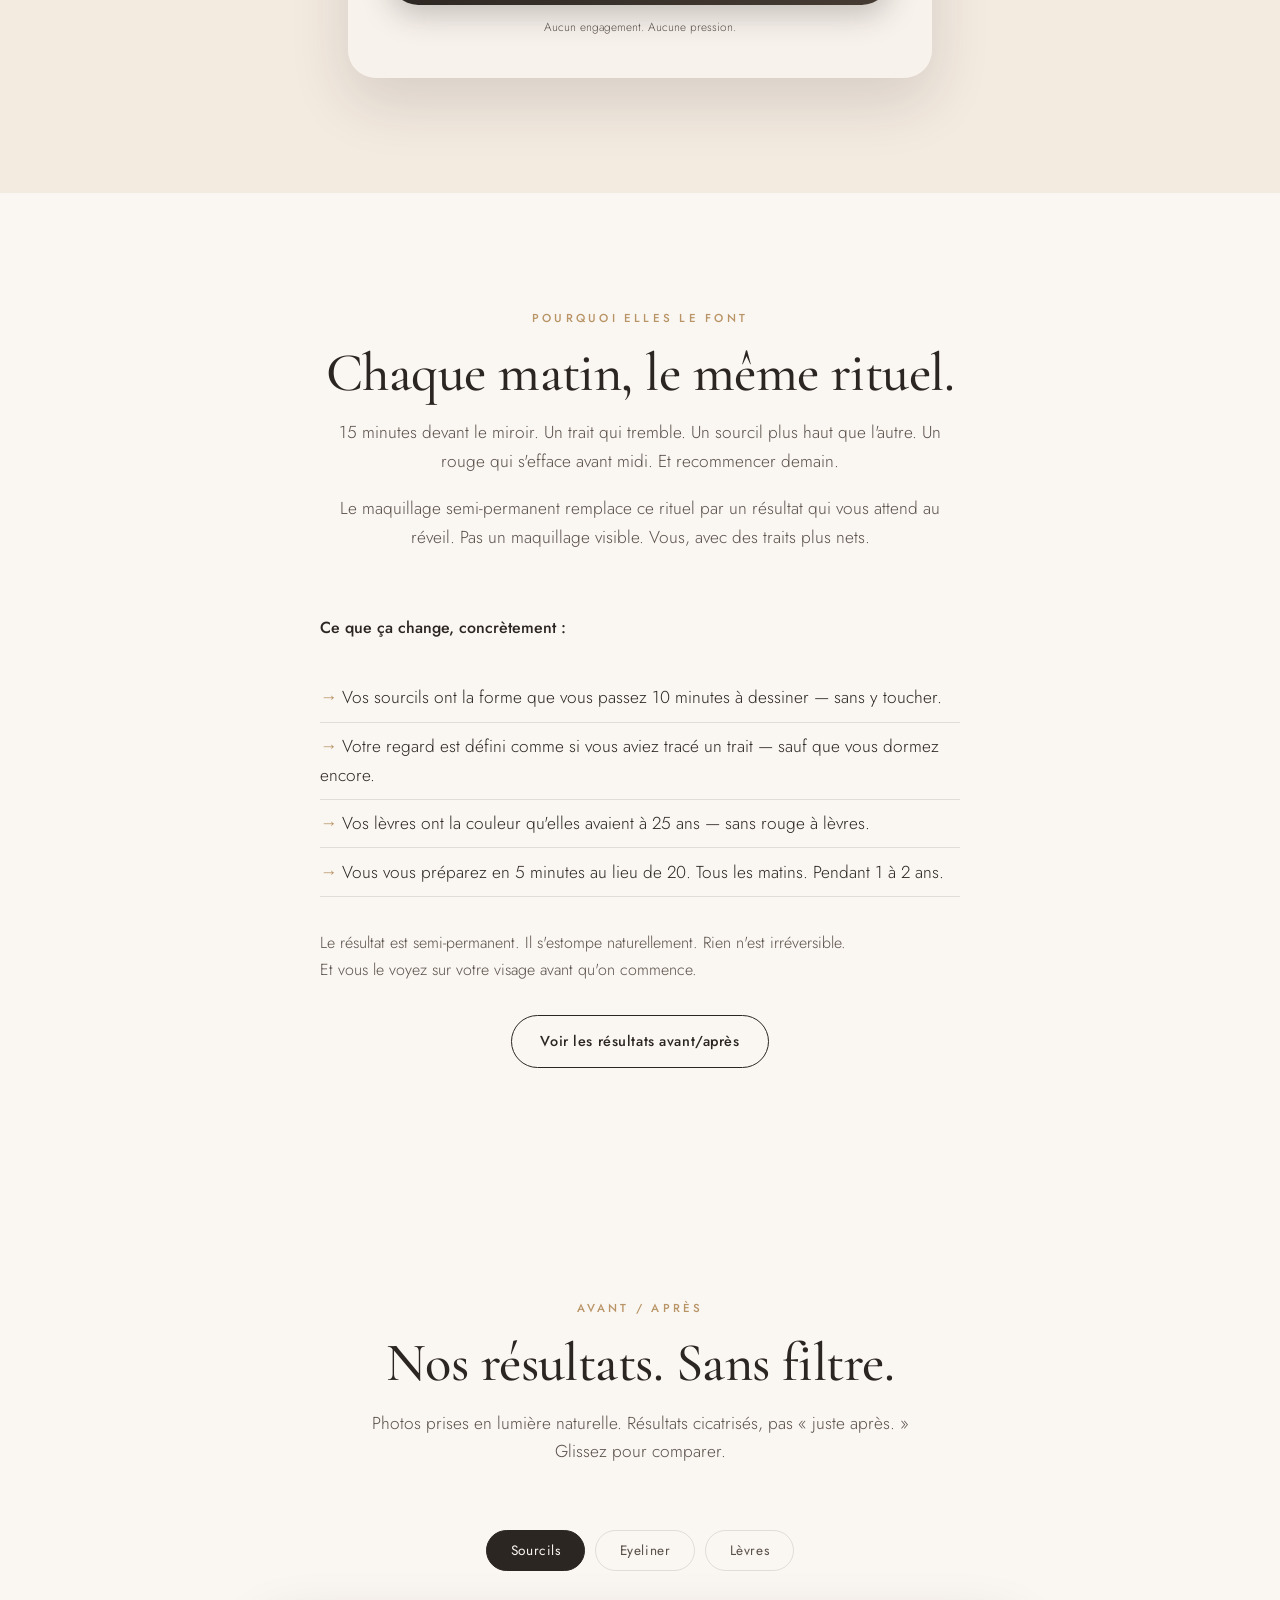
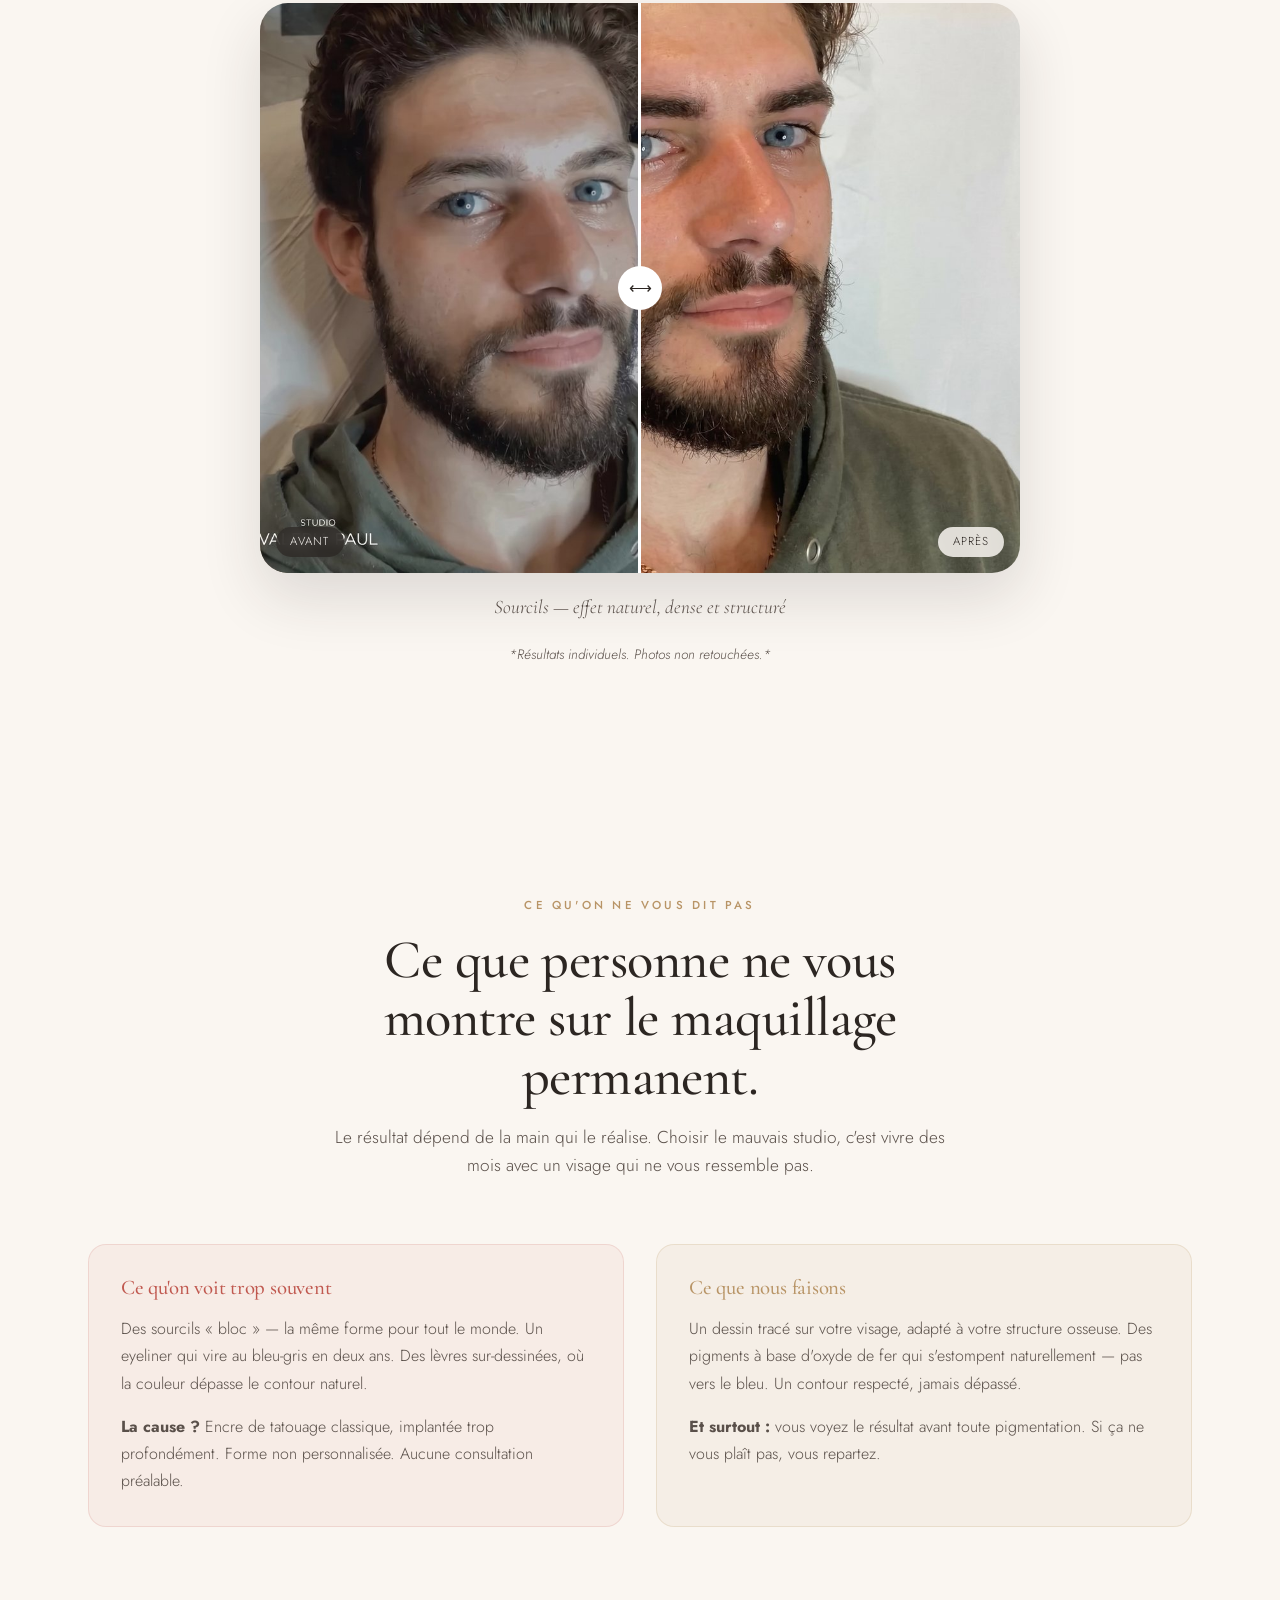
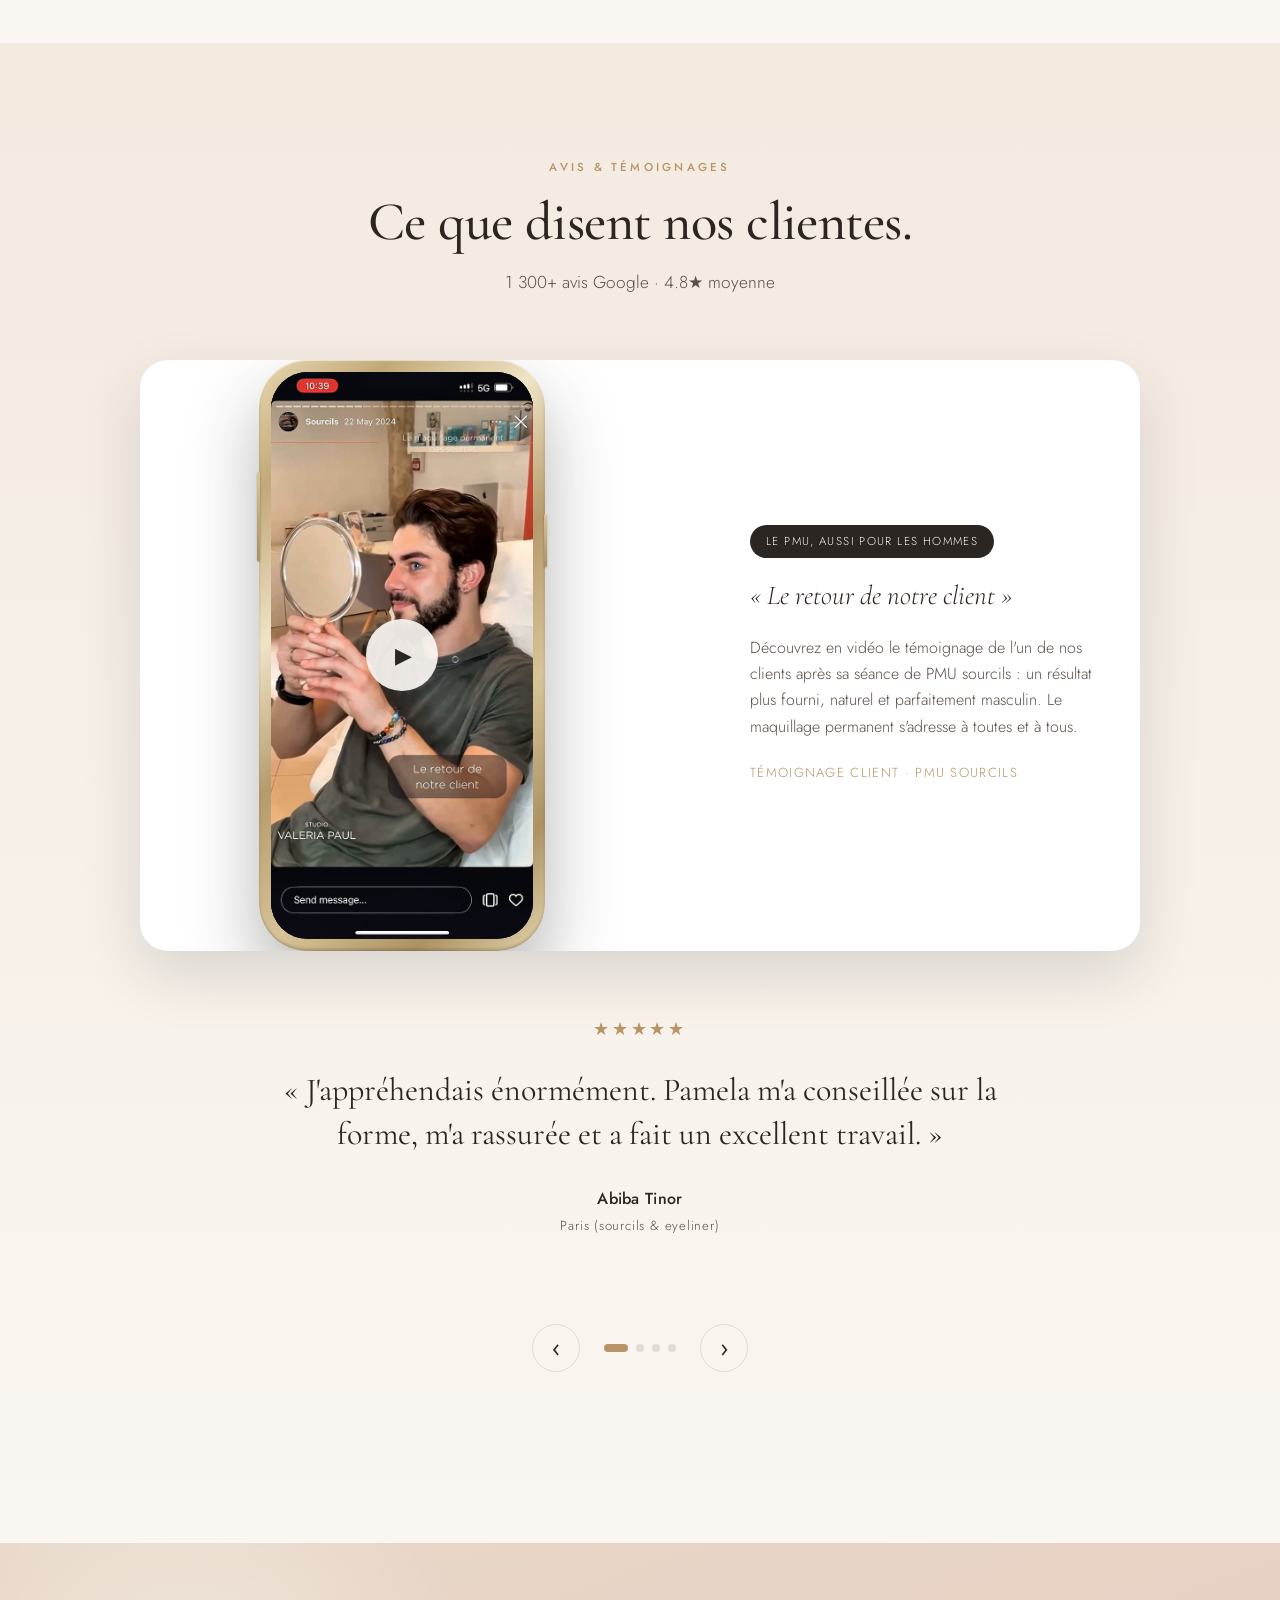
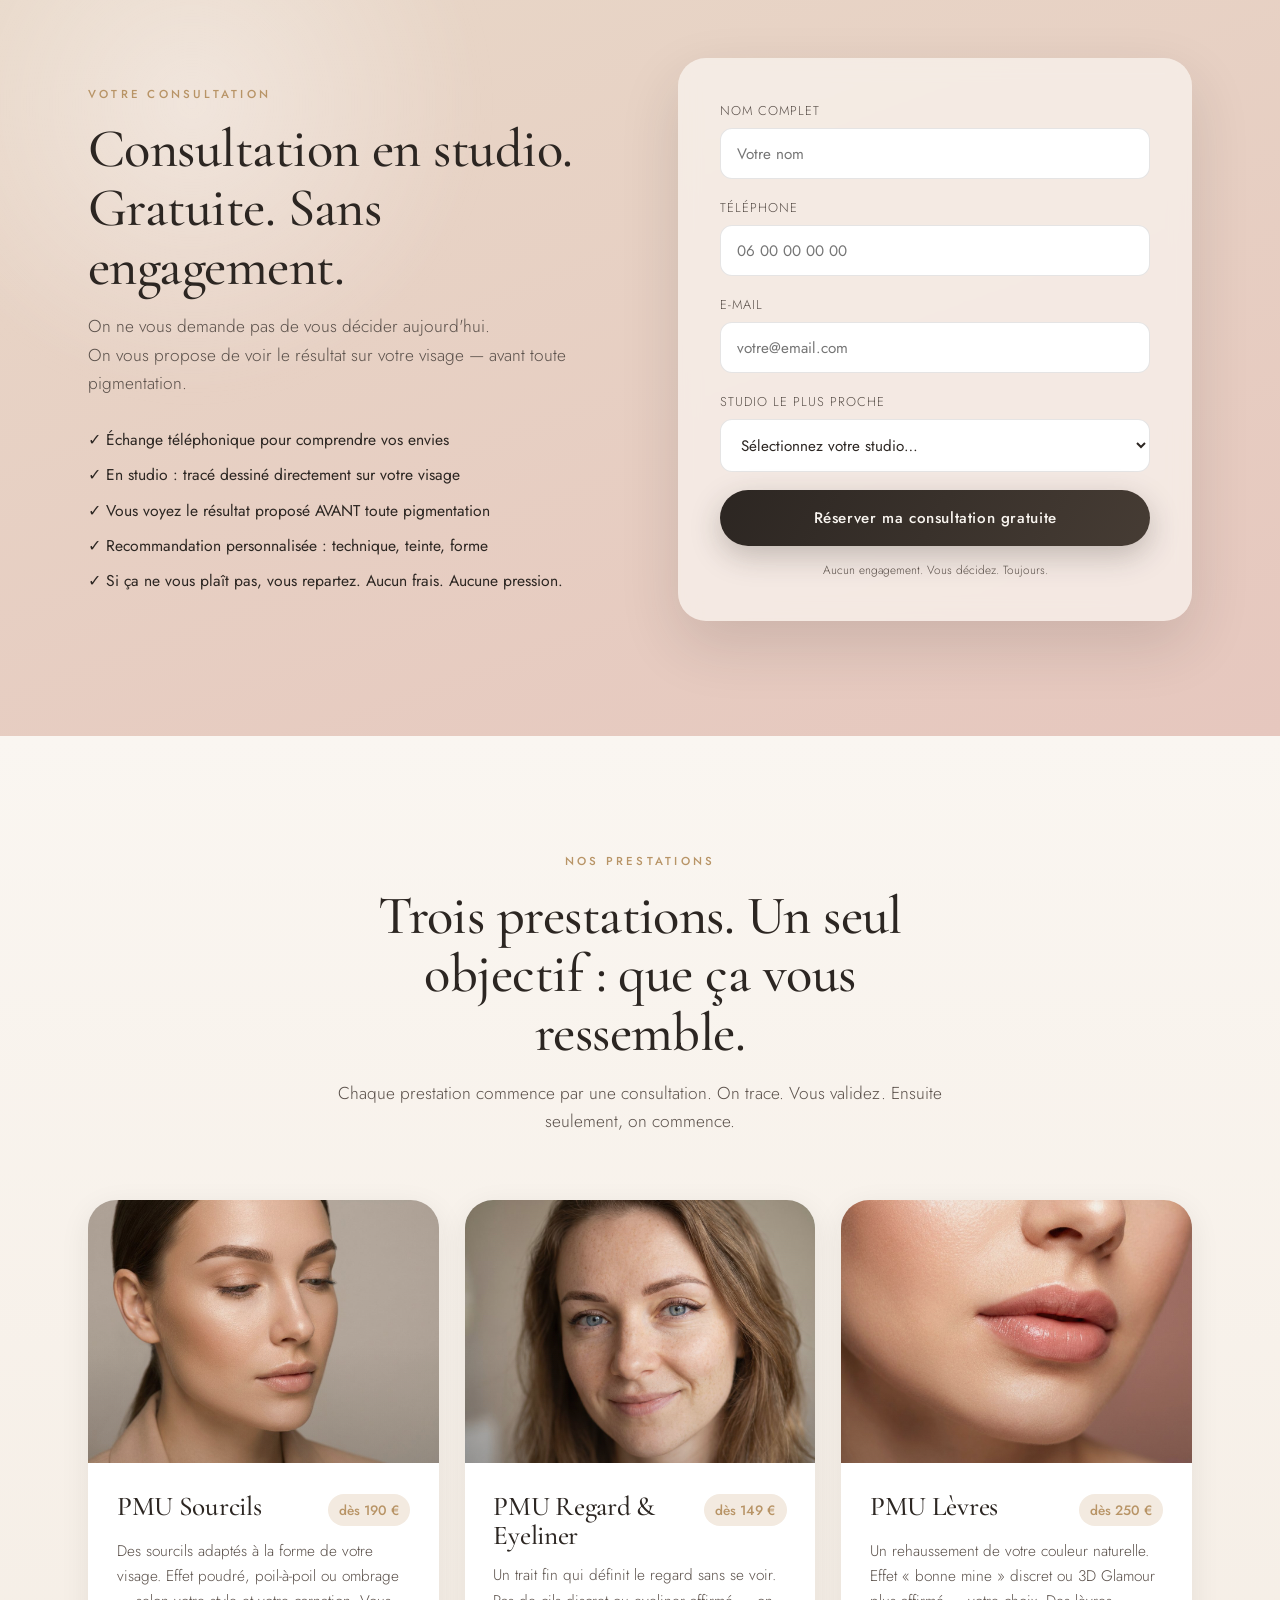
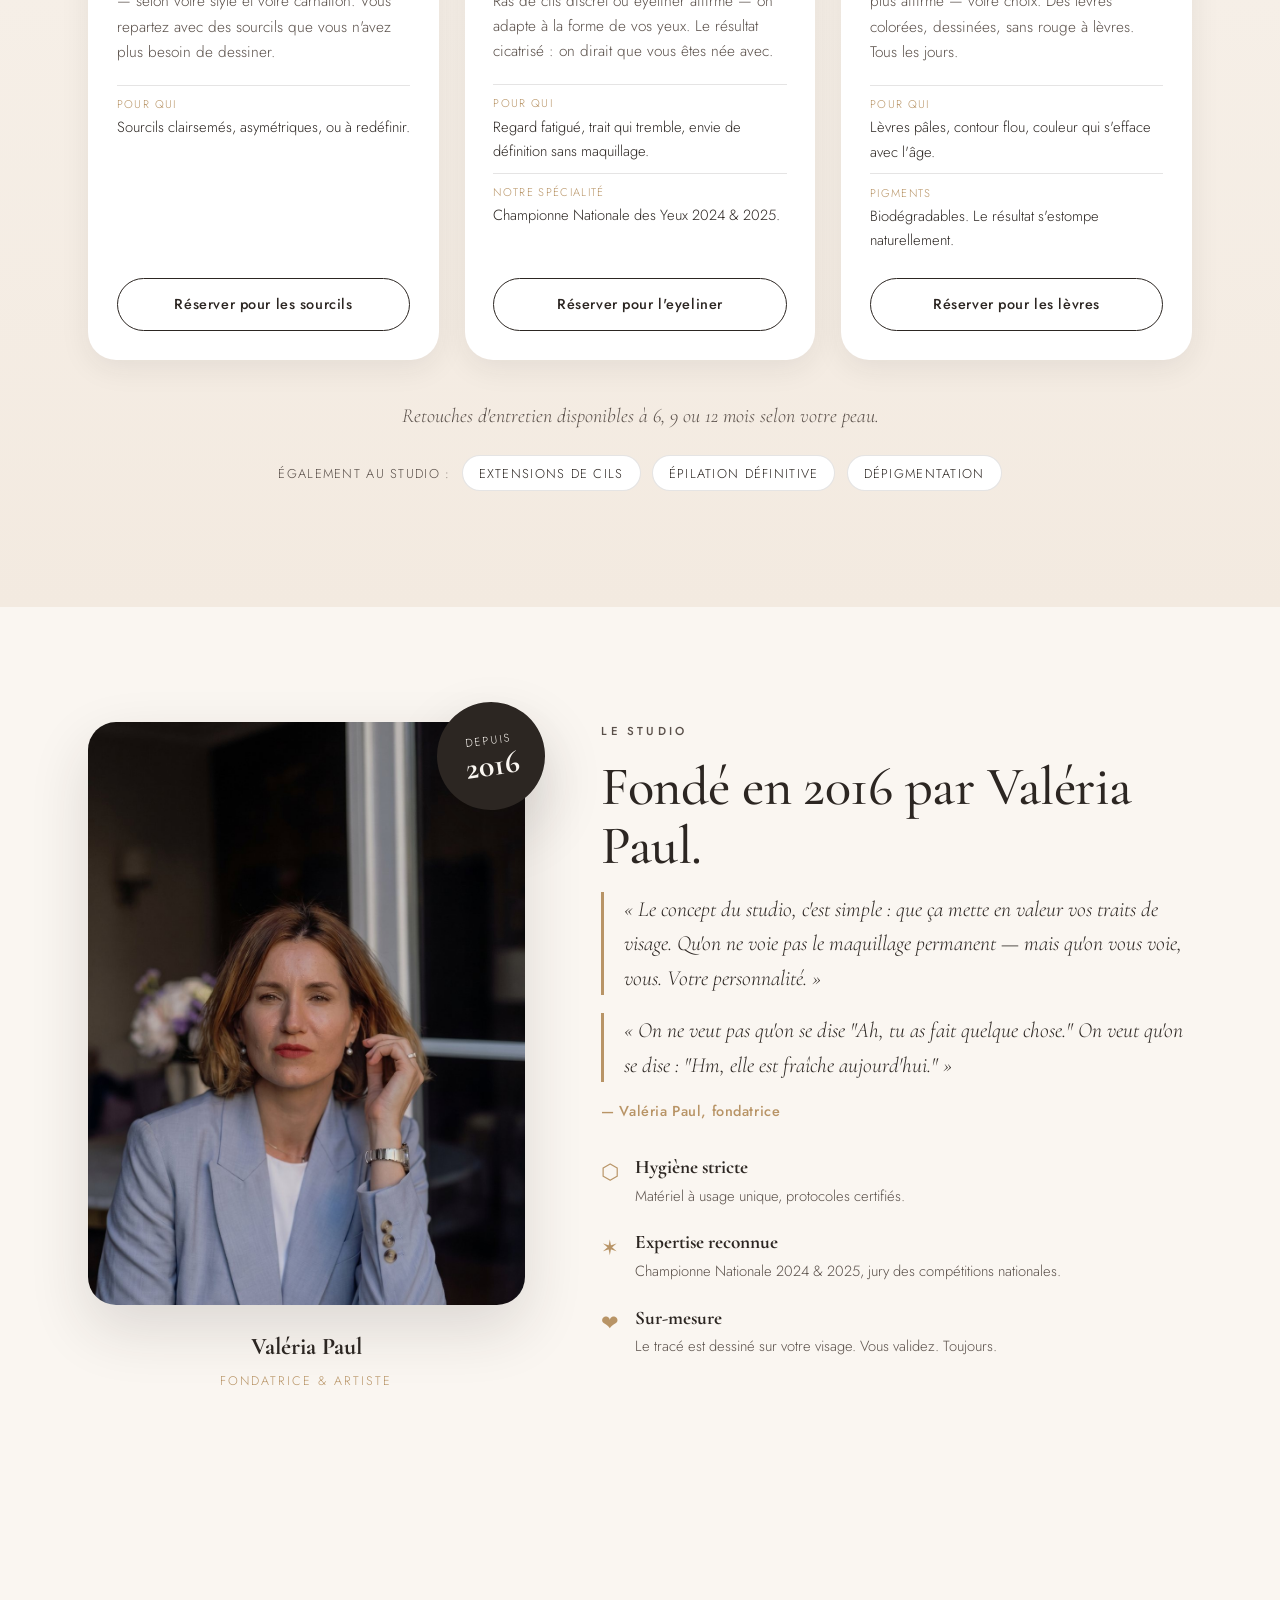
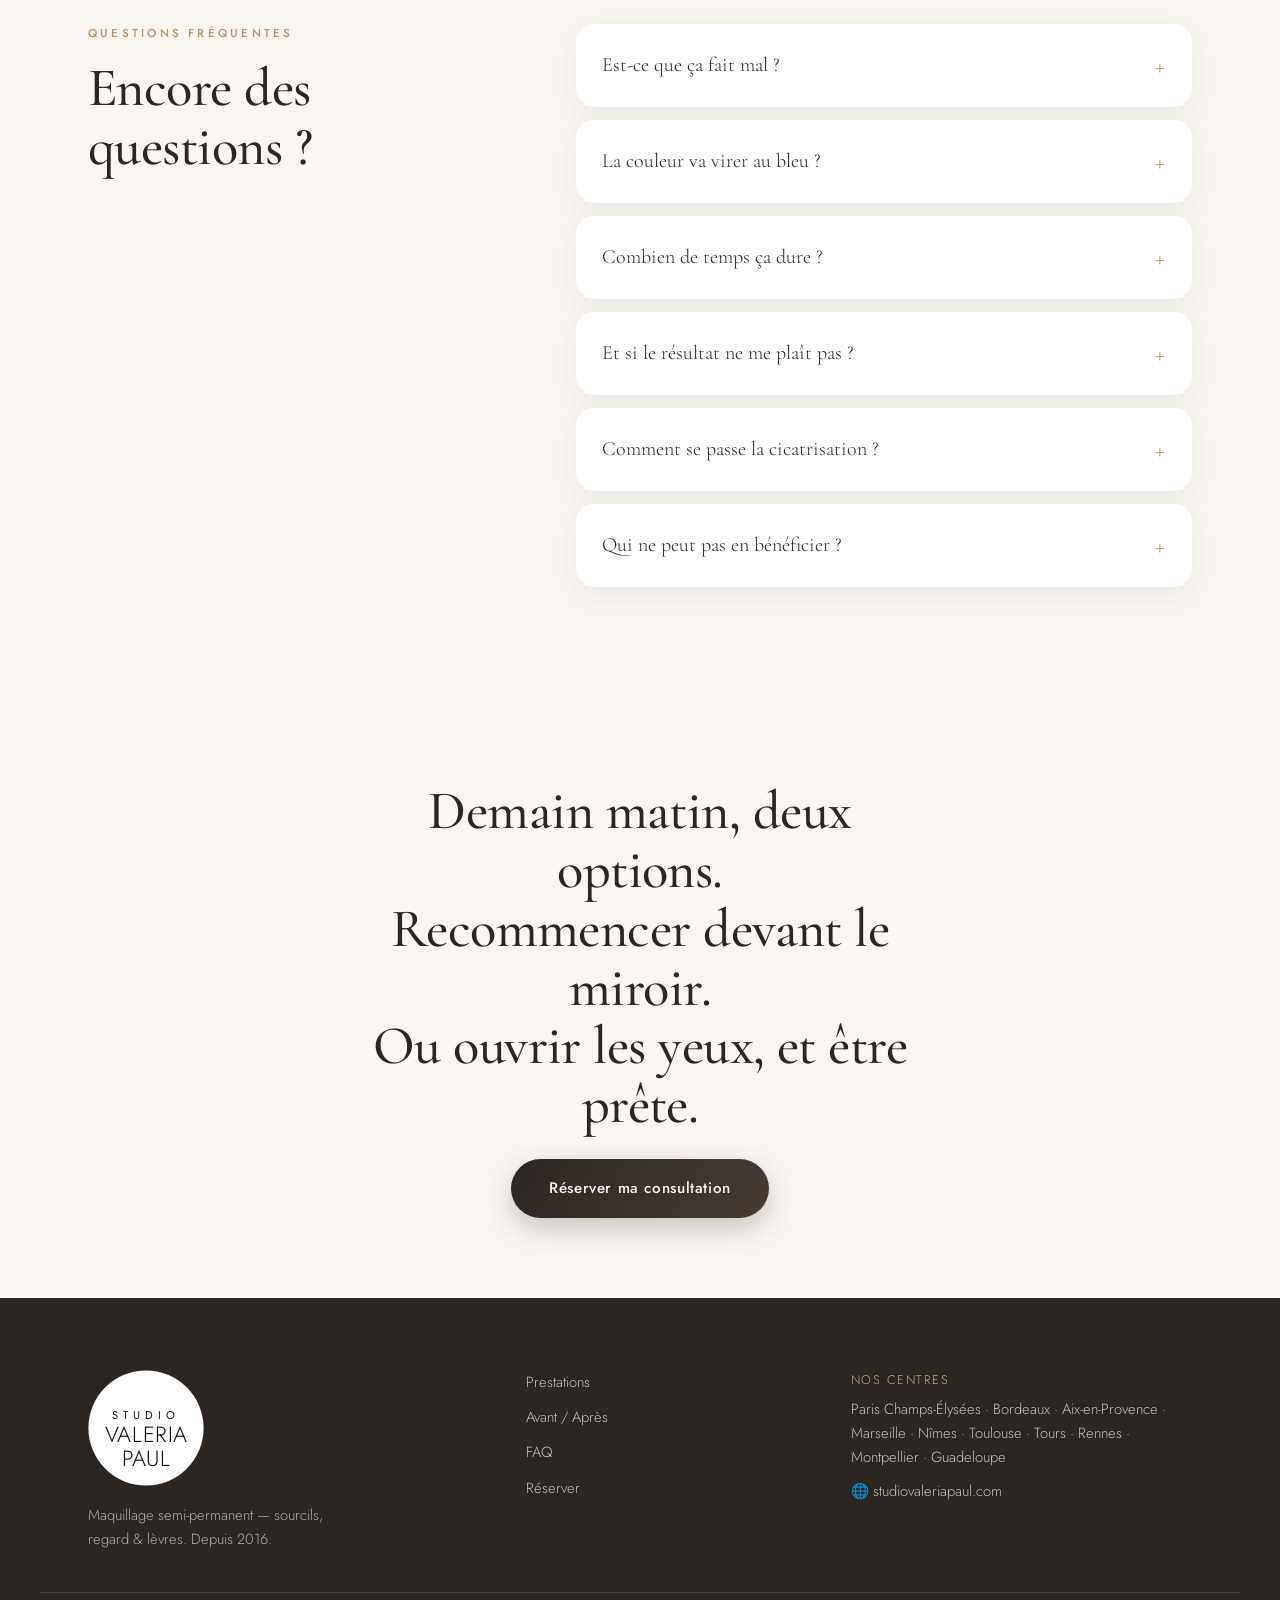
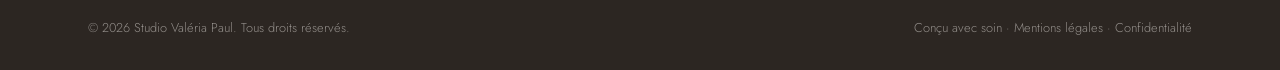
<file: v2/index.html>
<!DOCTYPE html>
<html lang="fr">
<head>
  <meta charset="UTF-8" />
  <meta name="viewport" content="width=device-width, initial-scale=1.0" />
  <meta name="theme-color" content="#FAF6F1" />
  <base href="../" />

  <!-- Meta (Facebook) Pixel -->
  <script>
    !function(f,b,e,v,n,t,s)
    {if(f.fbq)return;n=f.fbq=function(){n.callMethod?
    n.callMethod.apply(n,arguments):n.queue.push(arguments)};
    if(!f._fbq)f._fbq=n;n.push=n;n.loaded=!0;n.version='2.0';
    n.queue=[];t=b.createElement(e);t.async=!0;
    t.src=v;s=b.getElementsByTagName(e)[0];
    s.parentNode.insertBefore(t,s)}(window, document,'script',
    'https://connect.facebook.net/en_US/fbevents.js');
    fbq('init', '1406523847615532');
    fbq('track', 'PageView');
  </script>
  <noscript><img height="1" width="1" style="display:none"
    src="https://www.facebook.com/tr?id=1406523847615532&ev=PageView&noscript=1" alt="" /></noscript>
  <!-- End Meta Pixel -->
  <title>Studio Val&eacute;ria Paul &mdash; Maquillage Permanent d'Exception</title>
  <meta name="description" content="Studio de maquillage permanent (sourcils, eyeliner, l&egrave;vres). Des r&eacute;sultats naturels, durables et sur-mesure. R&eacute;servez votre consultation personnalis&eacute;e." />
  <meta name="author" content="Studio Val&eacute;ria Paul" />

  <!-- Open Graph -->
  <meta property="og:title" content="Studio Val&eacute;ria Paul &mdash; Maquillage Permanent d'Exception" />
  <meta property="og:description" content="Sourcils, eyeliner et l&egrave;vres en maquillage permanent. Un r&eacute;sultat naturel, durable et personnalis&eacute;. R&eacute;servez votre consultation." />
  <meta property="og:type" content="website" />
  <meta property="og:locale" content="fr_FR" />

  <link rel="preconnect" href="https://fonts.googleapis.com" />
  <link rel="preconnect" href="https://fonts.gstatic.com" crossorigin />
  <link href="https://fonts.googleapis.com/css2?family=Cormorant+Garamond:ital,wght@0,400;0,500;0,600;1,400&family=Jost:wght@300;400;500;600&display=swap" rel="stylesheet" />

  <link rel="stylesheet" href="assets/css/styles.css" />
  <link rel="icon" href="data:image/svg+xml,%3Csvg xmlns='http://www.w3.org/2000/svg' viewBox='0 0 100 100'%3E%3Ccircle cx='50' cy='50' r='49' fill='%23fff' stroke='%23e3d8cd'/%3E%3Ctext x='50' y='62' text-anchor='middle' font-size='44' font-family='Futura,sans-serif' font-weight='300' fill='%2315110e'%3EVP%3C/text%3E%3C/svg%3E" />

  <!-- v2 extra styles -->
  <style>
    .hero__outcome {
      font-family: var(--serif);
      font-size: clamp(1.15rem, 2vw, 1.45rem);
      font-style: italic;
      color: var(--ink);
      margin-bottom: 1.2rem;
    }
    .hero-form {
      background: var(--cream);
    }
    .benefits__fascinations {
      list-style: none;
      padding: 0;
      margin: 2rem 0;
    }
    .benefits__fascinations li {
      font-size: 1.08rem;
      padding: 0.6rem 0;
      border-bottom: 1px solid var(--line);
    }
    .benefits__fascinations li::before {
      content: "\2192  ";
      color: var(--gold);
      font-weight: 500;
    }
    .benefits__close {
      color: var(--ink-soft);
      font-size: 1rem;
      margin-top: 1.5rem;
      line-height: 1.7;
    }
    .gallery__disclaimer {
      text-align: center;
      margin-top: 1.2rem;
      color: var(--ink-soft);
      font-size: 0.85rem;
      font-style: italic;
    }
    .contrarian__grid {
      display: grid;
      grid-template-columns: 1fr 1fr;
      gap: 2rem;
      margin-top: 2rem;
    }
    @media (max-width: 780px) {
      .contrarian__grid {
        grid-template-columns: 1fr !important;
      }
    }
    .testimonials__experts {
      text-align: center;
      margin-top: 2rem;
      color: var(--ink-soft);
      font-size: 0.92rem;
    }
    .about__content blockquote {
      font-family: var(--serif);
      font-size: clamp(1.1rem, 2vw, 1.35rem);
      font-style: italic;
      color: var(--ink);
      line-height: 1.6;
      margin-bottom: 1.1rem;
      padding-left: 1.2rem;
      border-left: 3px solid var(--gold);
    }
    .about__content .about__signature {
      font-size: 0.9rem;
      color: var(--gold);
      font-weight: 500;
      letter-spacing: 0.04em;
      margin-bottom: 1.8rem;
    }
    .final-cta {
      text-align: center;
      padding: 5rem 0;
    }
  </style>
</head>
<body>
  <!-- Logo officiel (vectoriel, r&eacute;utilisable) -->
  <svg width="0" height="0" style="position:absolute;overflow:hidden" aria-hidden="true" focusable="false">
    <symbol id="brandLogo" viewBox="0 0 300 300">
      <circle cx="150" cy="150" r="149" fill="#ffffff" stroke="rgba(44,38,34,0.10)" stroke-width="1" />
      <g fill="#15110e" font-family="'Jost','Century Gothic','Futura',sans-serif" text-anchor="middle">
        <text x="151" y="126" font-size="29" letter-spacing="13" font-weight="400">STUDIO</text>
        <text x="151" y="187" font-size="57" letter-spacing="1.5" font-weight="300">VALERIA</text>
        <text x="151" y="249" font-size="57" letter-spacing="1.5" font-weight="300">PAUL</text>
      </g>
    </symbol>
  </svg>

  <!-- Decorative grain / progress -->
  <div class="scroll-progress" id="scrollProgress" aria-hidden="true"></div>

  <!-- Nav removed in v2 — cleaner focus on content -->

  <main>
    <!-- ===================== HERO ===================== -->
    <section class="hero" id="hero">
      <div class="hero__bg" aria-hidden="true"></div>
      <div class="hero__glow" aria-hidden="true"></div>

      <div class="container hero__inner">
        <div class="hero__content">
          <p class="eyebrow reveal" data-reveal>
            <span class="eyebrow__line"></span>
            Maquillage semi-permanent &middot; Sourcils &middot; Eyeliner &middot; L&egrave;vres
          </p>

          <h1 class="hero__title reveal" data-reveal data-reveal-delay="1">
            Vous, <span class="hero__title-accent">en mieux</span>.<br />
            D&egrave;s le r&eacute;veil.
          </h1>

          <p class="hero__outcome reveal" data-reveal data-reveal-delay="2">
            Des sourcils nets. Un regard ouvert. Des l&egrave;vres color&eacute;es.
          </p>

          <p class="hero__sub reveal" data-reveal data-reveal-delay="2">
            Trac&eacute;s sur votre visage avant qu'on commence &mdash; vous validez, ou vous repartez.
          </p>

          <div class="hero__cta reveal" data-reveal data-reveal-delay="3">
            <a href="#galerie" class="btn btn--ghost btn--lg">Voir les r&eacute;sultats</a>
            <a href="#reservation" class="btn btn--primary btn--lg">R&eacute;server ma consultation gratuite</a>
          </div>
        </div>

        <div class="hero__visual reveal" data-reveal data-reveal-delay="3">
          <div class="hero__card">
            <div class="hero__photo hero__photo--1"></div>
            <div class="hero__badge">
              <span class="hero__badge-stars">&#9733;&#9733;&#9733;&#9733;&#9733;</span>
              <span class="hero__badge-text">4.8/5 sur 1&nbsp;300+ avis Google</span>
              <span class="hero__badge-text">Championne Nationale du Maquillage Permanent des Yeux 2024 &amp; 2025</span>
            </div>
          </div>
          <div class="hero__photo hero__photo--2"></div>
          <div class="hero__floating hero__floating--1">R&eacute;sultat naturel</div>
          <div class="hero__floating hero__floating--2">Expertise prim&eacute;e</div>
        </div>

        <ul class="hero__trust reveal" data-reveal data-reveal-delay="4">
          <li><strong>R&eacute;sultat naturel garanti</strong></li>
          <li><strong>Championne Nationale</strong><span>2024 &amp; 2025</span></li>
          <li><strong>Depuis 2016</strong></li>
          <li><strong>9 studios</strong><span>en France</span></li>
          <li><strong>1&nbsp;300+</strong><span>avis Google</span></li>
        </ul>
      </div>

      <a href="#hero-booking" class="hero__scroll" aria-label="Faire d&eacute;filer">
        <span></span>D&eacute;couvrir
      </a>
    </section>

    <!-- ===================== HERO FORM ===================== -->
    <section class="section hero-form" id="hero-booking">
      <div class="container" style="max-width:680px">
        <h2 class="section__title" style="text-align:center;font-size:clamp(1.6rem,3.5vw,2.4rem)">Pr&ecirc;te&nbsp;? R&eacute;servez en 30 secondes.</h2>
        <form class="booking__form" id="heroForm" action="/api/lead" method="POST" novalidate>
          <input type="hidden" name="source" value="Landing page Studio Val&eacute;ria Paul (hero)" />
          <div class="field">
            <label for="hf-name">Nom complet</label>
            <input type="text" id="hf-name" name="name" placeholder="Votre nom" required />
          </div>
          <div class="field">
            <label for="hf-phone">T&eacute;l&eacute;phone</label>
            <input type="tel" id="hf-phone" name="phone" placeholder="06 00 00 00 00" required />
          </div>
          <div class="field">
            <label for="hf-email">E-mail</label>
            <input type="email" id="hf-email" name="email" placeholder="votre@email.com" required />
          </div>
          <div class="field">
            <label for="hf-studio">Studio le plus proche</label>
            <select id="hf-studio" name="studio" required>
              <option value="" disabled selected>S&eacute;lectionnez votre studio&hellip;</option>
              <option value="Paris">Paris</option>
              <option value="Toulouse">Toulouse</option>
              <option value="N&icirc;mes">N&icirc;mes</option>
              <option value="Rennes">Rennes</option>
              <option value="Aix-en-Provence">Aix-en-Provence</option>
              <option value="Bordeaux">Bordeaux</option>
              <option value="Marseille">Marseille</option>
            </select>
          </div>
          <button type="submit" class="btn btn--primary btn--lg btn--block">R&eacute;server ma consultation gratuite</button>
          <p class="booking__legal" style="text-align:center;margin-top:12px">Aucun engagement. Aucune pression.</p>
          <p class="booking__success" id="heroFormSuccess" hidden></p>
        </form>
      </div>
    </section>

    <!-- ===================== BENEFITS ===================== -->
    <section class="section benefits" id="benefices">
      <div class="container">
        <header class="section__head reveal" data-reveal>
          <p class="section__eyebrow">Pourquoi elles le font</p>
          <h2 class="section__title">Chaque matin, le m&ecirc;me rituel.</h2>
          <p class="section__lead">
            15 minutes devant le miroir. Un trait qui tremble. Un sourcil plus haut que l'autre. Un rouge qui s'efface avant midi. Et recommencer demain.
          </p>
          <p class="section__lead" style="margin-top:1.2rem">
            Le maquillage semi-permanent remplace ce rituel par un r&eacute;sultat qui vous attend au r&eacute;veil. Pas un maquillage visible. Vous, avec des traits plus nets.
          </p>
        </header>

        <div class="reveal" data-reveal data-reveal-delay="1" style="max-width:640px;margin:0 auto">
          <p style="font-weight:500;margin-bottom:0.5rem">Ce que &ccedil;a change, concr&egrave;tement&nbsp;:</p>
          <ul class="benefits__fascinations">
            <li>Vos sourcils ont la forme que vous passez 10 minutes &agrave; dessiner &mdash; sans y toucher.</li>
            <li>Votre regard est d&eacute;fini comme si vous aviez trac&eacute; un trait &mdash; sauf que vous dormez encore.</li>
            <li>Vos l&egrave;vres ont la couleur qu'elles avaient &agrave; 25 ans &mdash; sans rouge &agrave; l&egrave;vres.</li>
            <li>Vous vous pr&eacute;parez en 5 minutes au lieu de 20. Tous les matins. Pendant 1 &agrave; 2 ans.</li>
          </ul>

          <p class="benefits__close">
            Le r&eacute;sultat est semi-permanent. Il s'estompe naturellement. Rien n'est irr&eacute;versible.<br />
            Et vous le voyez sur votre visage avant qu'on commence.
          </p>

          <div style="text-align:center;margin-top:2rem">
            <a href="#galerie" class="btn btn--outline">Voir les r&eacute;sultats avant/apr&egrave;s</a>
          </div>
        </div>
      </div>
    </section>

    <!-- ===================== BEFORE / AFTER ===================== -->
    <section class="section gallery" id="galerie">
      <div class="container">
        <header class="section__head reveal" data-reveal>
          <p class="section__eyebrow">Avant / Apr&egrave;s</p>
          <h2 class="section__title">Nos r&eacute;sultats. Sans filtre.</h2>
          <p class="section__lead">
            Photos prises en lumi&egrave;re naturelle. R&eacute;sultats cicatris&eacute;s, pas &laquo;&nbsp;juste apr&egrave;s.&nbsp;&raquo;<br />
            Glissez pour comparer.
          </p>
        </header>

        <div class="ba-tabs reveal" data-reveal>
          <button class="ba-tab is-active" data-ba="sourcils">Sourcils</button>
          <button class="ba-tab" data-ba="eyeliner">Eyeliner</button>
          <button class="ba-tab" data-ba="levres">L&egrave;vres</button>
        </div>

        <div class="ba reveal" data-reveal id="baSlider" data-active="sourcils">
          <figure class="ba__frame">
            <div class="ba__after" id="baAfter">
              <span class="ba__tag ba__tag--after">Apr&egrave;s</span>
            </div>
            <div class="ba__before" id="baBefore">
              <span class="ba__tag ba__tag--before">Avant</span>
            </div>
            <button class="ba__handle" id="baHandle" aria-label="Glisser pour comparer">
              <span class="ba__handle-line"></span>
              <span class="ba__handle-circle">&#x27F7;</span>
            </button>
          </figure>
          <figcaption class="ba__caption" id="baCaption">
            Sourcils poudr&eacute;s &mdash; effet naturel et structur&eacute;
          </figcaption>
        </div>

        <p class="gallery__disclaimer reveal" data-reveal>*R&eacute;sultats individuels. Photos non retouch&eacute;es.*</p>
      </div>
    </section>

    <!-- ===================== CONTRARIAN BLOCK ===================== -->
    <section class="section contrarian" id="difference">
      <div class="container">
        <header class="section__head reveal" data-reveal>
          <p class="section__eyebrow">Ce qu'on ne vous dit pas</p>
          <h2 class="section__title">Ce que personne ne vous montre sur le maquillage permanent.</h2>
          <p class="section__lead">Le r&eacute;sultat d&eacute;pend de la main qui le r&eacute;alise. Choisir le mauvais studio, c'est vivre des mois avec un visage qui ne vous ressemble pas.</p>
        </header>
        <div class="contrarian__grid reveal" data-reveal data-reveal-delay="1">
          <div style="background:rgba(192,88,79,0.06);padding:2rem;border-radius:var(--radius);border:1px solid rgba(192,88,79,0.15)">
            <h3 style="color:#c0584f;margin-bottom:1rem;font-size:1.3rem">Ce qu'on voit trop souvent</h3>
            <p style="color:var(--ink-soft);line-height:1.7">Des sourcils &laquo;&nbsp;bloc&nbsp;&raquo; &mdash; la m&ecirc;me forme pour tout le monde. Un eyeliner qui vire au bleu-gris en deux ans. Des l&egrave;vres sur-dessin&eacute;es, o&ugrave; la couleur d&eacute;passe le contour naturel.</p>
            <p style="color:var(--ink-soft);line-height:1.7;margin-top:1rem"><strong>La cause&nbsp;?</strong> Encre de tatouage classique, implant&eacute;e trop profond&eacute;ment. Forme non personnalis&eacute;e. Aucune consultation pr&eacute;alable.</p>
          </div>
          <div style="background:rgba(184,148,102,0.08);padding:2rem;border-radius:var(--radius);border:1px solid rgba(184,148,102,0.2)">
            <h3 style="color:var(--gold);margin-bottom:1rem;font-size:1.3rem">Ce que nous faisons</h3>
            <p style="color:var(--ink-soft);line-height:1.7">Un dessin trac&eacute; sur votre visage, adapt&eacute; &agrave; votre structure osseuse. Des pigments &agrave; base d'oxyde de fer qui s'estompent naturellement &mdash; pas vers le bleu. Un contour respect&eacute;, jamais d&eacute;pass&eacute;.</p>
            <p style="color:var(--ink-soft);line-height:1.7;margin-top:1rem"><strong>Et surtout&nbsp;:</strong> vous voyez le r&eacute;sultat avant toute pigmentation. Si &ccedil;a ne vous pla&icirc;t pas, vous repartez.</p>
          </div>
        </div>
      </div>
    </section>

    <!-- ===================== TESTIMONIALS ===================== -->
    <section class="section testimonials" id="avis">
      <div class="container">
        <header class="section__head reveal" data-reveal>
          <p class="section__eyebrow">Avis &amp; t&eacute;moignages</p>
          <h2 class="section__title">Ce que disent nos clientes.</h2>
          <p class="section__lead">1&nbsp;300+ avis Google &middot; 4.8&#9733; moyenne</p>
        </header>

        <figure class="video-review reveal" data-reveal>
          <div class="iphone">
            <div class="iphone__screen video-review__player" id="videoPlayer">
              <video id="reviewVideo" class="video-review__video" playsinline preload="metadata"
                     poster="assets/img/video-poster.jpg">
                <source src="assets/video/temoignage-sourcils.mp4" type="video/mp4" />
                Votre navigateur ne prend pas en charge la lecture vid&eacute;o.
              </video>
              <button class="video-review__play" id="videoPlayBtn" aria-label="Lire le t&eacute;moignage vid&eacute;o">
                <span>&#9654;</span>
              </button>
            </div>
          </div>
          <figcaption class="video-review__text">
            <span class="video-review__badge">Le PMU, aussi pour les hommes</span>
            <blockquote>&laquo;&nbsp;Le retour de notre client&nbsp;&raquo;</blockquote>
            <p class="video-review__desc">D&eacute;couvrez en vid&eacute;o le t&eacute;moignage de l'un de nos clients apr&egrave;s sa s&eacute;ance de PMU sourcils&nbsp;: un r&eacute;sultat plus fourni, naturel et parfaitement masculin. Le maquillage permanent s'adresse &agrave; toutes et &agrave; tous.</p>
            <span class="video-review__author">T&eacute;moignage client &middot; PMU Sourcils</span>
          </figcaption>
        </figure>

        <div class="testimonials__carousel reveal" data-reveal>
          <div class="testimonials__track" id="testiTrack">
            <figure class="testimonial">
              <span class="testimonial__stars">&#9733;&#9733;&#9733;&#9733;&#9733;</span>
              <blockquote>&laquo;&nbsp;J'appr&eacute;hendais &eacute;norm&eacute;ment. Pamela m'a conseill&eacute;e sur la forme, m'a rassur&eacute;e et a fait un excellent travail.&nbsp;&raquo;</blockquote>
              <figcaption><strong>Abiba Tinor</strong><span>Paris (sourcils &amp; eyeliner)</span></figcaption>
            </figure>
            <figure class="testimonial">
              <span class="testimonial__stars">&#9733;&#9733;&#9733;&#9733;&#9733;</span>
              <blockquote>&laquo;&nbsp;J'ai eu le plaisir de r&eacute;aliser un eyeliner poudr&eacute; avec Laurie. Comp&eacute;tente, douce. Malgr&eacute; la douleur, elle a su me rassurer. Quel gain de temps le matin&nbsp;!&nbsp;&raquo;</blockquote>
              <figcaption><strong>Claire</strong><span>N&icirc;mes (eyeliner avec Laurie)</span></figcaption>
            </figure>
            <figure class="testimonial">
              <span class="testimonial__stars">&#9733;&#9733;&#9733;&#9733;&#9733;</span>
              <blockquote>&laquo;&nbsp;Maquillage permanent l&egrave;vres, sourcils et eyeliner avec Alexa. Le rendu est magnifique, naturel. Je recommande le Studio &agrave; Aix.&nbsp;&raquo;</blockquote>
              <figcaption><strong>Audrey Bicci</strong><span>Aix-en-Provence (avec Alexa)</span></figcaption>
            </figure>
            <figure class="testimonial">
              <span class="testimonial__stars">&#9733;&#9733;&#9733;&#9733;&#9733;</span>
              <blockquote>&laquo;&nbsp;Reprise d'un ratage d'eye-liner fait ailleurs. R&eacute;sultats &eacute;poustouflants. Je recommande vivement.&nbsp;&raquo;</blockquote>
              <figcaption><strong>Colette Galvez</strong><span>Aix-en-Provence (correction avec Alexa)</span></figcaption>
            </figure>
          </div>

          <div class="testimonials__controls">
            <button class="testimonials__btn" id="testiPrev" aria-label="Avis pr&eacute;c&eacute;dent">&#8249;</button>
            <div class="testimonials__dots" id="testiDots" aria-hidden="true"></div>
            <button class="testimonials__btn" id="testiNext" aria-label="Avis suivant">&#8250;</button>
          </div>
        </div>

        <p class="testimonials__experts reveal" data-reveal>
          Nos expertes&nbsp;: Pamela &amp; Chlo&eacute; (Paris) &middot; Alexa &amp; Rapha&euml;lle (Aix) &middot; Charlene (Bordeaux) &middot; Laurie &amp; L&eacute;a (N&icirc;mes) &middot; C&eacute;cile (Marseille)
        </p>
      </div>
    </section>

    <!-- ===================== BOOKING / GODFATHER OFFER ===================== -->
    <section class="section booking" id="reservation">
      <div class="booking__glow" aria-hidden="true"></div>
      <div class="container booking__inner">
        <div class="booking__intro reveal" data-reveal>
          <p class="section__eyebrow">Votre consultation</p>
          <h2 class="section__title">Consultation en studio. Gratuite. Sans engagement.</h2>
          <p class="section__lead">
            On ne vous demande pas de vous d&eacute;cider aujourd'hui.<br />
            On vous propose de voir le r&eacute;sultat sur votre visage &mdash; avant toute pigmentation.
          </p>
          <ul class="booking__trust">
            <li>&#10003; &Eacute;change t&eacute;l&eacute;phonique pour comprendre vos envies</li>
            <li>&#10003; En studio&nbsp;: trac&eacute; dessin&eacute; directement sur votre visage</li>
            <li>&#10003; Vous voyez le r&eacute;sultat propos&eacute; AVANT toute pigmentation</li>
            <li>&#10003; Recommandation personnalis&eacute;e&nbsp;: technique, teinte, forme</li>
            <li>&#10003; Si &ccedil;a ne vous pla&icirc;t pas, vous repartez. Aucun frais. Aucune pression.</li>
          </ul>
        </div>

        <form class="booking__form reveal" data-reveal data-reveal-delay="2" id="bookingForm" action="/api/lead" method="POST" novalidate>
          <input type="hidden" name="source" value="Landing page Studio Val&eacute;ria Paul" />
          <div class="field">
            <label for="name">Nom complet</label>
            <input type="text" id="name" name="name" placeholder="Votre nom" required />
          </div>
          <div class="field">
            <label for="phone">T&eacute;l&eacute;phone</label>
            <input type="tel" id="phone" name="phone" placeholder="06 00 00 00 00" required />
          </div>
          <div class="field">
            <label for="email">E-mail</label>
            <input type="email" id="email" name="email" placeholder="votre@email.com" required />
          </div>
          <div class="field">
            <label for="studioSelect">Studio le plus proche</label>
            <select id="studioSelect" name="studio" required>
              <option value="" disabled selected>S&eacute;lectionnez votre studio&hellip;</option>
              <option value="Paris">Paris</option>
              <option value="Toulouse">Toulouse</option>
              <option value="N&icirc;mes">N&icirc;mes</option>
              <option value="Rennes">Rennes</option>
              <option value="Aix-en-Provence">Aix-en-Provence</option>
              <option value="Bordeaux">Bordeaux</option>
              <option value="Marseille">Marseille</option>
            </select>
          </div>
          <button type="submit" class="btn btn--primary btn--lg btn--block">R&eacute;server ma consultation gratuite</button>
          <p class="booking__legal">Aucun engagement. Vous d&eacute;cidez. Toujours.</p>
          <p class="booking__success" id="bookingSuccess" hidden>Merci ! Votre demande a bien &eacute;t&eacute; envoy&eacute;e. Nous vous recontactons tr&egrave;s vite.</p>
        </form>
      </div>
    </section>

    <!-- ===================== SERVICES ===================== -->
    <section class="section services" id="services">
      <div class="container">
        <header class="section__head reveal" data-reveal>
          <p class="section__eyebrow">Nos prestations</p>
          <h2 class="section__title">Trois prestations. Un seul objectif&nbsp;: que &ccedil;a vous ressemble.</h2>
          <p class="section__lead">
            Chaque prestation commence par une consultation. On trace. Vous validez. Ensuite seulement, on commence.
          </p>
        </header>

        <div class="services__grid">
          <article class="service-card reveal" data-reveal data-reveal-delay="1">
            <div class="service-card__media service-card__media--brows"></div>
            <div class="service-card__body">
              <div class="service-card__head">
                <h3>PMU Sourcils</h3>
                <span class="service-card__price">d&egrave;s 190&nbsp;&euro;</span>
              </div>
              <p class="service-card__desc">
                Des sourcils adapt&eacute;s &agrave; la forme de votre visage.
                Effet poudr&eacute;, poil-&agrave;-poil ou ombrage &mdash; selon votre style et votre carnation.
                Vous repartez avec des sourcils que vous n'avez plus besoin de dessiner.
              </p>
              <ul class="service-card__meta">
                <li><span>Pour qui</span>Sourcils clairsem&eacute;s, asym&eacute;triques, ou &agrave; red&eacute;finir.</li>
              </ul>
              <a href="#reservation" class="btn btn--outline">R&eacute;server pour les sourcils</a>
            </div>
          </article>

          <article class="service-card reveal" data-reveal data-reveal-delay="2">
            <div class="service-card__media service-card__media--liner"></div>
            <div class="service-card__body">
              <div class="service-card__head">
                <h3>PMU Regard &amp; Eyeliner</h3>
                <span class="service-card__price">d&egrave;s 149&nbsp;&euro;</span>
              </div>
              <p class="service-card__desc">
                Un trait fin qui d&eacute;finit le regard sans se voir.
                Ras de cils discret ou eyeliner affirm&eacute; &mdash; on adapte &agrave; la forme de vos yeux.
                Le r&eacute;sultat cicatris&eacute;&nbsp;: on dirait que vous &ecirc;tes n&eacute;e avec.
              </p>
              <ul class="service-card__meta">
                <li><span>Pour qui</span>Regard fatigu&eacute;, trait qui tremble, envie de d&eacute;finition sans maquillage.</li>
                <li><span>Notre sp&eacute;cialit&eacute;</span>Championne Nationale des Yeux 2024 &amp; 2025.</li>
              </ul>
              <a href="#reservation" class="btn btn--outline">R&eacute;server pour l'eyeliner</a>
            </div>
          </article>

          <article class="service-card reveal" data-reveal data-reveal-delay="3">
            <div class="service-card__media service-card__media--lips"></div>
            <div class="service-card__body">
              <div class="service-card__head">
                <h3>PMU L&egrave;vres</h3>
                <span class="service-card__price">d&egrave;s 250&nbsp;&euro;</span>
              </div>
              <p class="service-card__desc">
                Un rehaussement de votre couleur naturelle.
                Effet &laquo;&nbsp;bonne mine&nbsp;&raquo; discret ou 3D Glamour plus affirm&eacute; &mdash; votre choix.
                Des l&egrave;vres color&eacute;es, dessin&eacute;es, sans rouge &agrave; l&egrave;vres. Tous les jours.
              </p>
              <ul class="service-card__meta">
                <li><span>Pour qui</span>L&egrave;vres p&acirc;les, contour flou, couleur qui s'efface avec l'&acirc;ge.</li>
                <li><span>Pigments</span>Biod&eacute;gradables. Le r&eacute;sultat s'estompe naturellement.</li>
              </ul>
              <a href="#reservation" class="btn btn--outline">R&eacute;server pour les l&egrave;vres</a>
            </div>
          </article>
        </div>

        <p class="services__note reveal" data-reveal>
          Retouches d'entretien disponibles &agrave; 6, 9 ou 12&nbsp;mois selon votre peau.
        </p>
        <p class="services__more reveal" data-reveal>
          &Eacute;galement au studio&nbsp;:
          <span>Extensions de cils</span>
          <span>&Eacute;pilation d&eacute;finitive</span>
          <span>D&eacute;pigmentation</span>
        </p>
      </div>
    </section>

    <!-- ===================== ABOUT / STUDIO ===================== -->
    <section class="section about" id="studio">
      <div class="container about__inner">
        <div class="about__visual reveal" data-reveal>
          <div class="about__photo" role="img" aria-label="Portrait de Val&eacute;ria Paul, fondatrice"></div>
          <div class="about__stamp">
            <span>Depuis</span>
            <strong>2016</strong>
          </div>
          <figcaption class="about__caption">
            <strong>Val&eacute;ria Paul</strong>
            <span>Fondatrice &amp; artiste</span>
          </figcaption>
        </div>

        <div class="about__content reveal" data-reveal data-reveal-delay="2">
          <p class="section__eyebrow">Le studio</p>
          <h2 class="section__title">Fond&eacute; en 2016 par Val&eacute;ria Paul.</h2>

          <blockquote>&laquo;&nbsp;Le concept du studio, c'est simple&nbsp;: que &ccedil;a mette en valeur vos traits de visage. Qu'on ne voie pas le maquillage permanent &mdash; mais qu'on vous voie, vous. Votre personnalit&eacute;.&nbsp;&raquo;</blockquote>

          <blockquote>&laquo;&nbsp;On ne veut pas qu'on se dise "Ah, tu as fait quelque chose." On veut qu'on se dise&nbsp;: "Hm, elle est fra&icirc;che aujourd'hui."&nbsp;&raquo;</blockquote>

          <p class="about__signature">&mdash; Val&eacute;ria Paul, fondatrice</p>

          <ul class="about__pillars">
            <li>
              <span class="about__pillar-icon">&#x2B21;</span>
              <div><strong>Hygi&egrave;ne stricte</strong><p>Mat&eacute;riel &agrave; usage unique, protocoles certifi&eacute;s.</p></div>
            </li>
            <li>
              <span class="about__pillar-icon">&#10038;</span>
              <div><strong>Expertise reconnue</strong><p>Championne Nationale 2024 &amp; 2025, jury des comp&eacute;titions nationales.</p></div>
            </li>
            <li>
              <span class="about__pillar-icon">&#10084;</span>
              <div><strong>Sur-mesure</strong><p>Le trac&eacute; est dessin&eacute; sur votre visage. Vous validez. Toujours.</p></div>
            </li>
          </ul>
        </div>
      </div>
    </section>

    <!-- ===================== FAQ ===================== -->
    <section class="section faq" id="faq">
      <div class="container faq__inner">
        <header class="section__head section__head--left reveal" data-reveal>
          <p class="section__eyebrow">Questions fr&eacute;quentes</p>
          <h2 class="section__title">Encore des questions&nbsp;?</h2>
        </header>

        <div class="faq__list reveal" data-reveal>
          <details class="faq__item">
            <summary>Est-ce que &ccedil;a fait mal&nbsp;?</summary>
            <div class="faq__answer"><p>La plupart des clientes comparent &ccedil;a &agrave; un l&eacute;ger grattement. Cr&egrave;me anesth&eacute;siante appliqu&eacute;e avant de commencer.</p></div>
          </details>
          <details class="faq__item">
            <summary>La couleur va virer au bleu&nbsp;?</summary>
            <div class="faq__answer"><p>Non. Les pigments &agrave; base d'oxyde de fer s'estompent naturellement &mdash; pas vers le bleu ou le vert. C'est la diff&eacute;rence entre le semi-permanent et un tatouage.</p></div>
          </details>
          <details class="faq__item">
            <summary>Combien de temps &ccedil;a dure&nbsp;?</summary>
            <div class="faq__answer"><p>1 &agrave; 2 ans selon la technique, votre peau et votre mode de vie. Le r&eacute;sultat s'estompe progressivement. Une retouche d'entretien permet de le raviver.</p></div>
          </details>
          <details class="faq__item">
            <summary>Et si le r&eacute;sultat ne me pla&icirc;t pas&nbsp;?</summary>
            <div class="faq__answer"><p>Vous voyez le trac&eacute; sur votre visage avant qu'un seul pigment ne soit appliqu&eacute;. Si &ccedil;a ne vous convient pas, vous repartez. C'est aussi simple que &ccedil;a.</p></div>
          </details>
          <details class="faq__item">
            <summary>Comment se passe la cicatrisation&nbsp;?</summary>
            <div class="faq__answer"><p>7 &agrave; 10 jours. La couleur est plus intense au d&eacute;but, puis se stabilise. Vous repartez avec une fiche de soins.</p></div>
          </details>
          <details class="faq__item">
            <summary>Qui ne peut pas en b&eacute;n&eacute;ficier&nbsp;?</summary>
            <div class="faq__answer"><p>D&eacute;conseill&eacute; en cas de grossesse, allaitement, diab&egrave;te non stabilis&eacute; ou certaines pathologies cutan&eacute;es. On v&eacute;rifie ensemble lors de la consultation.</p></div>
          </details>
        </div>
      </div>
    </section>

    <!-- ===================== FINAL CTA ===================== -->
    <section class="section final-cta" style="text-align:center;padding:5rem 0">
      <div class="container">
        <h2 class="section__title reveal" data-reveal style="max-width:600px;margin:0 auto 1.5rem">
          Demain matin, deux options.<br />
          Recommencer devant le miroir.<br />
          Ou ouvrir les yeux, et &ecirc;tre pr&ecirc;te.
        </h2>
        <a href="#reservation" class="btn btn--primary btn--lg reveal" data-reveal data-reveal-delay="1">R&eacute;server ma consultation</a>
      </div>
    </section>
  </main>

  <!-- ===================== FOOTER ===================== -->
  <footer class="footer">
    <div class="container footer__inner">
      <div class="footer__brand">
        <svg class="footer__logo" aria-hidden="true" focusable="false"><use href="#brandLogo"></use></svg>
        <p class="footer__tag">Maquillage semi-permanent &mdash; sourcils, regard &amp; l&egrave;vres. Depuis 2016.</p>
      </div>
      <nav class="footer__nav" aria-label="Liens de pied de page">
        <a href="#services">Prestations</a>
        <a href="#galerie">Avant / Apr&egrave;s</a>
        <a href="#faq">FAQ</a>
        <a href="#reservation">R&eacute;server</a>
      </nav>
      <div class="footer__contact">
        <p class="footer__centres-title">Nos centres</p>
        <p>Paris Champs-&Eacute;lys&eacute;es &middot; Bordeaux &middot; Aix-en-Provence &middot; Marseille &middot; N&icirc;mes &middot; Toulouse &middot; Tours &middot; Rennes &middot; Montpellier &middot; Guadeloupe</p>
        <p>&#127760; <a href="https://www.studiovaleriapaul.com/" target="_blank" rel="noopener">studiovaleriapaul.com</a></p>
      </div>
    </div>
    <div class="footer__bottom container">
      <p>&copy; <span id="year"></span> Studio Val&eacute;ria Paul. Tous droits r&eacute;serv&eacute;s.</p>
      <p>Con&ccedil;u avec soin &middot; Mentions l&eacute;gales &middot; Confidentialit&eacute;</p>
    </div>
  </footer>

  <!-- Sticky mobile CTA -->
  <a href="#reservation" class="sticky-cta" id="stickyCta">R&eacute;server ma consultation</a>

  <!-- Bandeau cookies (informatif) -->
  <div class="cookie-banner" id="cookieBanner" role="dialog" aria-live="polite" aria-label="Information cookies" hidden>
    <p class="cookie-banner__text">
      Nous utilisons des cookies pour am&eacute;liorer votre exp&eacute;rience et mesurer notre audience.
      En poursuivant votre navigation, vous acceptez leur utilisation.
    </p>
    <div class="cookie-banner__actions">
      <button type="button" class="cookie-banner__btn cookie-banner__btn--ghost" data-cookie="refuse">Refuser</button>
      <button type="button" class="cookie-banner__btn cookie-banner__btn--accept" data-cookie="accept">Accepter</button>
    </div>
  </div>

  <!-- Hero form handler -->
  <script>
  (function(){
    var form=document.getElementById('heroForm');
    var success=document.getElementById('heroFormSuccess');
    if(!form) return;
    var submitBtn=form.querySelector('button[type=submit]');
    var submitLabel=submitBtn?submitBtn.textContent:'';
    var leadFired=false;
    function setMsg(t,type){
      if(!success)return;success.hidden=false;success.textContent=t;
      success.style.color=type==='error'?'#c0584f':'';
      success.style.background=type==='error'?'rgba(192,88,79,0.1)':'rgba(184,148,102,0.12)';
    }
    function showTY(){
      form.querySelectorAll('.field,button[type=submit],.booking__legal').forEach(function(el){el.style.display='none';});
      setMsg('Merci ! Votre demande a bien été envoyée. Nous vous recontactons très vite.','success');
      if(!leadFired&&typeof fbq==='function'){fbq('track','Lead');leadFired=true;}
    }
    form.addEventListener('submit',function(e){
      e.preventDefault();
      if(submitBtn){submitBtn.disabled=true;submitBtn.textContent='Envoi…';}
      setMsg('Envoi en cours…','info');
      fetch(form.action,{method:'POST',headers:{'X-Requested-With':'fetch','Content-Type':'application/x-www-form-urlencoded'},body:new URLSearchParams(new FormData(form)).toString()})
        .then(function(r){return r.json().catch(function(){return{ok:r.ok};});})
        .then(function(d){if(d&&d.ok){showTY();}else{throw new Error();}})
        .catch(function(){
          if(submitBtn){submitBtn.disabled=false;submitBtn.textContent=submitLabel;}
          setMsg('Oups, l’envoi a échoué. Réessayez ou contactez-nous directement.','error');
        });
    });
  })();
  </script>

  <script src="assets/js/main.js" defer></script>
  <script>
  document.addEventListener('click', function(e) {
    var a = e.target.closest('a[href^="#"]');
    if (!a) return;
    var id = a.getAttribute('href').slice(1);
    if (!id) return;
    var target = document.getElementById(id);
    if (target) { e.preventDefault(); target.scrollIntoView({behavior: 'smooth'}); }
  });
  </script>
</body>
</html>
</file>
<file: assets/css/styles.css>
/* =========================================================
   Studio Valeria Paul — Landing Page
   Palette: ivoire, nude, beige, rose pâle, accents or/taupe
   ========================================================= */

:root {
  --ivory: #FAF6F1;
  --cream: #F3EAE0;
  --nude: #E8D8C8;
  --rose: #E6C7BE;
  --rose-deep: #C99A8E;
  --taupe: #9B8275;
  --gold: #B89466;
  --gold-soft: #C9AC85;
  --ink: #2C2622;
  --ink-soft: #5A504A;
  --line: rgba(44, 38, 34, 0.12);
  --white: #ffffff;

  --serif: "Cormorant Garamond", Georgia, serif;
  --sans: "Jost", -apple-system, "Segoe UI", sans-serif;

  --container: 1200px;
  --radius: 18px;
  --radius-lg: 28px;
  --shadow-sm: 0 8px 30px rgba(44, 38, 34, 0.08);
  --shadow-md: 0 24px 60px rgba(44, 38, 34, 0.14);
  --ease: cubic-bezier(0.22, 1, 0.36, 1);

  /* ---- Photos (remplaçables par les vraies photos du studio) ----
     Déposez vos images dans assets/img/ puis mettez à jour ces variables.
     Les emplacements sans photo affichent un dégradé élégant de la charte. */
  --hero-img: url("../img/hero-portrait.jpg");
  --lips-img: linear-gradient(0deg, rgba(44,38,34,0.05), rgba(44,38,34,0.05)), url("../img/lips.jpg");
  --brows-img: linear-gradient(0deg, rgba(44,38,34,0.05), rgba(44,38,34,0.05)), url("../img/brows.jpg");
  --liner-img: linear-gradient(0deg, rgba(44,38,34,0.05), rgba(44,38,34,0.05)), url("../img/eyeliner.jpg");
  /* --about-img: url("../img/studio.png"); */
}

/* ---------- Reset ---------- */
*, *::before, *::after { box-sizing: border-box; }
* { margin: 0; padding: 0; }
html { scroll-behavior: smooth; -webkit-text-size-adjust: 100%; }
body {
  font-family: var(--sans);
  color: var(--ink);
  background: var(--ivory);
  line-height: 1.65;
  font-weight: 300;
  overflow-x: hidden;
  -webkit-font-smoothing: antialiased;
}
img { max-width: 100%; display: block; }
a { color: inherit; text-decoration: none; }
ul { list-style: none; }
button { font-family: inherit; cursor: pointer; border: none; background: none; }

.container {
  width: 100%;
  max-width: var(--container);
  margin-inline: auto;
  padding-inline: clamp(1.25rem, 4vw, 3rem);
}

/* ---------- Typography ---------- */
h1, h2, h3 { font-family: var(--serif); font-weight: 500; line-height: 1.08; letter-spacing: -0.01em; }
.section__title {
  font-size: clamp(2rem, 4.5vw, 3.4rem);
  color: var(--ink);
  margin-bottom: 1rem;
}
.eyebrow, .section__eyebrow {
  font-family: var(--sans);
  text-transform: uppercase;
  letter-spacing: 0.28em;
  font-size: 0.72rem;
  font-weight: 500;
  color: var(--gold);
}
.section__eyebrow { display: block; margin-bottom: 1rem; }

/* ---------- Scroll progress ---------- */
.scroll-progress {
  position: fixed; top: 0; left: 0; height: 3px; width: 0;
  background: linear-gradient(90deg, var(--gold), var(--rose-deep));
  z-index: 200; transition: width 0.1s linear;
}

/* ---------- Buttons ---------- */
.btn {
  display: inline-flex; align-items: center; justify-content: center;
  gap: 0.5rem;
  font-family: var(--sans); font-weight: 500; font-size: 0.9rem;
  letter-spacing: 0.04em;
  padding: 0.85rem 1.8rem; border-radius: 100px;
  transition: transform 0.4s var(--ease), box-shadow 0.4s var(--ease), background 0.4s var(--ease), color 0.4s var(--ease);
  position: relative; overflow: hidden; white-space: nowrap;
}
.btn--primary {
  background: linear-gradient(120deg, var(--ink), #463c34);
  color: var(--ivory);
  box-shadow: 0 10px 30px rgba(44, 38, 34, 0.25);
}
.btn--primary:hover { transform: translateY(-3px); box-shadow: 0 16px 40px rgba(44, 38, 34, 0.35); }
.btn--primary::after {
  content: ""; position: absolute; inset: 0; pointer-events: none;
  background: linear-gradient(120deg, transparent, rgba(255,255,255,0.25), transparent);
  transform: translateX(-120%); transition: transform 0.6s var(--ease);
}
.btn--primary:hover::after { transform: translateX(120%); }
.btn--ghost { background: rgba(255,255,255,0.5); color: var(--ink); border: 1px solid var(--line); backdrop-filter: blur(6px); }
.btn--ghost:hover { background: var(--white); transform: translateY(-3px); }
.btn--outline { background: transparent; color: var(--ink); border: 1px solid var(--ink); }
.btn--outline:hover { background: var(--ink); color: var(--ivory); }
.btn--lg { padding: 1.05rem 2.4rem; font-size: 0.95rem; }
.btn--block { width: 100%; }
.btn--nav { padding: 0.65rem 1.5rem; background: var(--ink); color: var(--ivory); font-size: 0.82rem; }
.btn--nav:hover { transform: translateY(-2px); }

.link-arrow { color: var(--gold); font-weight: 500; letter-spacing: 0.02em; transition: gap 0.3s; display: inline-block; }
.link-arrow:hover { color: var(--rose-deep); }

/* ---------- Navigation ---------- */
.nav {
  position: fixed; top: 0; left: 0; right: 0; z-index: 100;
  transition: background 0.4s var(--ease), box-shadow 0.4s var(--ease), padding 0.4s var(--ease);
  padding: 0.4rem 0;
}
.nav.is-scrolled {
  background: rgba(250, 246, 241, 0.85);
  backdrop-filter: blur(14px);
  box-shadow: 0 1px 0 var(--line);
}
.nav__inner { display: flex; align-items: center; justify-content: space-between; gap: 1.5rem; }
.nav__brand { display: flex; align-items: center; gap: 0.7rem; }
.nav__logo { width: 60px; height: 60px; display: block; border-radius: 50%; filter: drop-shadow(0 3px 10px rgba(44,38,34,0.14)); transition: transform 0.4s var(--ease); }
.nav__brand:hover .nav__logo { transform: scale(1.04); }
.nav__brand-mark {
  display: grid; place-items: center;
  width: 42px; height: 42px; border-radius: 50%;
  background: linear-gradient(135deg, var(--gold-soft), var(--rose-deep));
  color: var(--white); font-family: var(--serif); font-weight: 600; font-size: 1.1rem;
  letter-spacing: 0.02em;
}
.nav__brand-text { font-family: var(--serif); font-size: 1.25rem; font-weight: 500; line-height: 1.1; }
.nav__brand-text em { font-style: italic; color: var(--rose-deep); }
.nav__links { display: flex; gap: 2rem; }
.nav__links a {
  font-size: 0.85rem; letter-spacing: 0.04em; color: var(--ink-soft);
  position: relative; padding: 0.3rem 0; transition: color 0.3s;
}
.nav__links a::after {
  content: ""; position: absolute; left: 0; bottom: 0; height: 1px; width: 0;
  background: var(--gold); transition: width 0.35s var(--ease);
}
.nav__links a:hover { color: var(--ink); }
.nav__links a:hover::after { width: 100%; }

.nav__burger { display: none; flex-direction: column; gap: 5px; width: 30px; padding: 6px 0; }
.nav__burger span { display: block; height: 2px; width: 100%; background: var(--ink); border-radius: 2px; transition: transform 0.3s, opacity 0.3s; }
.nav__burger.is-open span:nth-child(1) { transform: translateY(7px) rotate(45deg); }
.nav__burger.is-open span:nth-child(2) { opacity: 0; }
.nav__burger.is-open span:nth-child(3) { transform: translateY(-7px) rotate(-45deg); }

.nav__mobile {
  display: none; flex-direction: column; gap: 0.4rem;
  background: var(--ivory); padding: 0 clamp(1.25rem, 4vw, 3rem);
  max-height: 0; overflow: hidden;
  opacity: 0; visibility: hidden; pointer-events: none;
  box-shadow: var(--shadow-sm);
  transition: max-height 0.45s var(--ease), opacity 0.3s var(--ease), padding 0.45s var(--ease), visibility 0s linear 0.45s;
}
.nav__mobile a { padding: 0.8rem 0; font-size: 1.05rem; border-bottom: 1px solid var(--line); color: var(--ink-soft); }
.nav__mobile a:last-child { border: none; margin-top: 0.8rem; }
.nav__mobile.is-open {
  max-height: 460px; opacity: 1; visibility: visible; pointer-events: auto;
  padding: 1rem clamp(1.25rem, 4vw, 3rem) 1.6rem;
  transition: max-height 0.45s var(--ease), opacity 0.3s var(--ease), padding 0.45s var(--ease), visibility 0s;
}

/* ---------- Hero ---------- */
.hero {
  position: relative; min-height: 100svh; display: flex; align-items: center;
  padding: 7rem 0 4rem; overflow: hidden;
}
.hero__bg {
  position: absolute; inset: 0; z-index: -2;
  background:
    radial-gradient(60% 70% at 80% 10%, rgba(230,199,190,0.45), transparent 60%),
    radial-gradient(50% 60% at 10% 90%, rgba(232,216,200,0.6), transparent 60%),
    linear-gradient(160deg, var(--ivory), var(--cream));
}
.hero__glow {
  position: absolute; top: -10%; right: -5%; width: 50vw; height: 50vw; z-index: -1; pointer-events: none;
  background: radial-gradient(circle, rgba(201,154,142,0.25), transparent 65%);
  filter: blur(20px); animation: float 14s ease-in-out infinite;
}
@keyframes float { 0%,100% { transform: translate(0,0); } 50% { transform: translate(-30px, 30px); } }

.hero__inner {
  display: grid; grid-template-columns: 1.05fr 0.95fr;
  grid-template-areas: "content visual" "trust visual";
  column-gap: clamp(2rem, 5vw, 4rem); row-gap: 2rem;
  align-items: center;
}
.hero__content { grid-area: content; }
.hero__visual { grid-area: visual; }
.hero__trust { grid-area: trust; align-self: start; }
.eyebrow { display: inline-flex; align-items: center; gap: 0.8rem; margin-bottom: 1.5rem; }
.eyebrow__line { width: 38px; height: 1px; background: var(--gold); }
.hero__title { font-size: clamp(2.6rem, 6.5vw, 5rem); margin-bottom: 1.5rem; }
.hero__title-accent { font-style: italic; color: var(--rose-deep); position: relative; }
.hero__sub { font-size: clamp(1.05rem, 1.6vw, 1.25rem); color: var(--ink-soft); max-width: 30em; margin-bottom: 2.2rem; }
.hero__cta { display: flex; flex-wrap: wrap; gap: 1rem; margin-bottom: 2.8rem; }

.hero__trust { display: flex; gap: clamp(1.2rem, 3vw, 2.8rem); flex-wrap: wrap; }
.hero__trust li { display: flex; flex-direction: column; }
.hero__trust strong { font-family: var(--serif); font-size: 1.8rem; color: var(--ink); line-height: 1; }
.hero__trust span { font-size: 0.78rem; letter-spacing: 0.06em; text-transform: uppercase; color: var(--ink-soft); margin-top: 0.3rem; }

/* Hero visual */
.hero__visual { position: relative; aspect-ratio: 4/5; }
.hero__card {
  position: absolute; inset: 0; border-radius: var(--radius-lg); overflow: hidden;
  box-shadow: var(--shadow-md); transform: rotate(-2deg);
}
.hero__photo {
  width: 100%; height: 100%;
  background-size: cover; background-position: center;
  background-color: var(--nude);
  background-image:
    linear-gradient(135deg, rgba(201,154,142,0.35), rgba(232,216,200,0.5)),
    var(--hero-img, none);
}
.hero__photo--1 { background-image: var(--hero-img, linear-gradient(135deg, var(--rose), var(--nude))); }
.hero__photo--2 {
  position: absolute; bottom: -8%; left: -14%; width: 46%; aspect-ratio: 3/4;
  border-radius: var(--radius); overflow: hidden; box-shadow: var(--shadow-md);
  transform: rotate(4deg); border: 6px solid var(--ivory); z-index: 3;
  background-image: var(--lips-img, linear-gradient(135deg, var(--rose-deep), var(--rose)));
}
.hero__badge {
  position: absolute; top: 1rem; right: 1rem; z-index: 4;
  background: rgba(250,246,241,0.92); backdrop-filter: blur(8px);
  padding: 0.7rem 1rem; border-radius: 14px; box-shadow: var(--shadow-sm);
  display: flex; flex-direction: column; line-height: 1.2;
}
.hero__badge-stars { color: var(--gold); font-size: 0.85rem; letter-spacing: 0.1em; }
.hero__badge-text { font-size: 0.7rem; color: var(--ink-soft); max-width: 12ch; }
.hero__floating {
  position: absolute; z-index: 5; pointer-events: none; background: var(--white);
  padding: 0.55rem 1.1rem; border-radius: 100px; font-size: 0.8rem;
  box-shadow: var(--shadow-sm); letter-spacing: 0.03em; color: var(--ink);
  animation: bob 5s ease-in-out infinite;
}
.hero__floating--1 { top: 38%; left: -8%; }
.hero__floating--2 { bottom: 6%; right: -6%; animation-delay: 1.5s; }
@keyframes bob { 0%,100% { transform: translateY(0); } 50% { transform: translateY(-10px); } }

.hero__scroll {
  position: absolute; bottom: 1.5rem; left: 50%; transform: translateX(-50%);
  display: flex; flex-direction: column; align-items: center; gap: 0.6rem;
  font-size: 0.72rem; letter-spacing: 0.2em; text-transform: uppercase; color: var(--ink-soft);
}
.hero__scroll span {
  width: 22px; height: 36px; border: 1.5px solid var(--ink-soft); border-radius: 14px; position: relative;
}
.hero__scroll span::after {
  content: ""; position: absolute; top: 7px; left: 50%; transform: translateX(-50%);
  width: 3px; height: 7px; background: var(--ink-soft); border-radius: 2px;
  animation: scrolldot 1.8s infinite;
}
@keyframes scrolldot { 0% { opacity: 0; top: 7px; } 40% { opacity: 1; } 80% { opacity: 0; top: 18px; } }

/* ---------- Marquee ---------- */
.marquee {
  background: var(--ink); color: var(--ivory); overflow: hidden; padding: 1rem 0;
  white-space: nowrap;
}
.marquee__track { display: inline-flex; gap: 2rem; align-items: center; animation: marquee 28s linear infinite; }
.marquee__track span { font-family: var(--serif); font-style: italic; font-size: 1.3rem; opacity: 0.9; }
.marquee__track span:nth-child(even) { color: var(--gold-soft); font-style: normal; }
@keyframes marquee { to { transform: translateX(-50%); } }

/* ---------- Sections ---------- */
.section { padding: clamp(4rem, 9vw, 8rem) 0; }
.section__head { max-width: 640px; margin: 0 auto clamp(2.5rem, 5vw, 4rem); text-align: center; }
.section__head--left { text-align: left; margin-inline: 0; }
.section__lead { color: var(--ink-soft); font-size: 1.08rem; }

/* ---------- Benefits ---------- */
.benefits__grid { display: grid; grid-template-columns: repeat(3, 1fr); gap: 1.4rem; }
.benefit-card {
  background: var(--white); border-radius: var(--radius); padding: 2.2rem 2rem;
  box-shadow: var(--shadow-sm); border: 1px solid rgba(255,255,255,0.6);
  transition: transform 0.5s var(--ease), box-shadow 0.5s var(--ease);
  position: relative; overflow: hidden;
}
.benefit-card::before {
  content: ""; position: absolute; top: 0; left: 0; width: 100%; height: 3px;
  background: linear-gradient(90deg, var(--gold), var(--rose-deep));
  transform: scaleX(0); transform-origin: left; transition: transform 0.5s var(--ease);
}
.benefit-card:hover { transform: translateY(-8px); box-shadow: var(--shadow-md); }
.benefit-card:hover::before { transform: scaleX(1); }
.benefit-card__icon { color: var(--gold); font-size: 1.5rem; display: block; margin-bottom: 1rem; }
.benefit-card h3 { font-size: 1.5rem; margin-bottom: 0.6rem; }
.benefit-card p { color: var(--ink-soft); font-size: 0.98rem; }
.benefit-card--cta { background: linear-gradient(150deg, var(--nude), var(--rose)); display: flex; flex-direction: column; justify-content: center; }
.benefit-card--cta .link-arrow { margin-top: 0.8rem; }

/* ---------- Before / After ---------- */
.ba-tabs { display: flex; justify-content: center; gap: 0.6rem; margin-bottom: 2rem; flex-wrap: wrap; }
.ba-tab {
  padding: 0.6rem 1.5rem; border-radius: 100px; font-size: 0.85rem; letter-spacing: 0.04em;
  color: var(--ink-soft); border: 1px solid var(--line); transition: all 0.35s var(--ease);
}
.ba-tab.is-active { background: var(--ink); color: var(--ivory); border-color: var(--ink); }
.ba { max-width: 760px; margin: 0 auto; }
.ba__frame {
  position: relative; aspect-ratio: 4/3; border-radius: var(--radius-lg); overflow: hidden;
  box-shadow: var(--shadow-md); user-select: none; cursor: ew-resize;
}
.ba__before, .ba__after { position: absolute; inset: 0; background-size: cover; background-position: center; }
.ba__after { background-image: var(--ba-after, linear-gradient(135deg, var(--rose-deep), var(--nude))); }
.ba__before {
  width: 50%; overflow: hidden; border-right: 2px solid var(--white);
  background-image: var(--ba-before, linear-gradient(135deg, #b9a99a, #d8cabc));
  filter: saturate(0.85);
}
.ba__before { background-size: cover; }
.ba__tag {
  position: absolute; bottom: 1rem; padding: 0.35rem 0.9rem; border-radius: 100px;
  font-size: 0.72rem; letter-spacing: 0.1em; text-transform: uppercase; backdrop-filter: blur(6px);
}
.ba__tag--before { left: 1rem; background: rgba(44,38,34,0.7); color: var(--ivory); }
.ba__tag--after { right: 1rem; background: rgba(250,246,241,0.85); color: var(--ink); }
.ba__handle {
  position: absolute; top: 0; bottom: 0; left: 50%; width: 44px; transform: translateX(-50%);
  display: grid; place-items: center; z-index: 5;
}
.ba__handle-line { position: absolute; top: 0; bottom: 0; left: 50%; width: 2px; background: var(--white); transform: translateX(-50%); }
.ba__handle-circle {
  width: 44px; height: 44px; border-radius: 50%; background: var(--white); color: var(--ink);
  display: grid; place-items: center; box-shadow: var(--shadow-md); font-size: 1rem; position: relative; z-index: 2;
}
.ba__caption { text-align: center; margin-top: 1.2rem; color: var(--ink-soft); font-family: var(--serif); font-style: italic; font-size: 1.2rem; }

/* ---------- Services ---------- */
.services { background: linear-gradient(180deg, var(--ivory), var(--cream)); }
.services__grid { display: grid; grid-template-columns: repeat(3, 1fr); gap: 1.6rem; }
.service-card {
  background: var(--white); border-radius: var(--radius-lg); overflow: hidden;
  box-shadow: var(--shadow-sm); display: flex; flex-direction: column;
  transition: transform 0.5s var(--ease), box-shadow 0.5s var(--ease);
}
.service-card:hover { transform: translateY(-10px); box-shadow: var(--shadow-md); }
.service-card__media { aspect-ratio: 4/3; background-size: cover; background-position: center; position: relative; }
.service-card__media::after { content: ""; position: absolute; inset: 0; background: linear-gradient(180deg, transparent 55%, rgba(44,38,34,0.12)); }
.service-card__media--brows { background-image: var(--brows-img, linear-gradient(135deg, var(--nude), var(--taupe))); }
.service-card__media--liner { background-image: var(--liner-img, linear-gradient(135deg, var(--rose), var(--rose-deep))); }
.service-card__media--lips { background-image: var(--lips-img, linear-gradient(135deg, var(--rose-deep), var(--gold-soft))); }
.service-card__body { padding: 1.8rem; display: flex; flex-direction: column; flex: 1; }
.service-card__head { display: flex; align-items: baseline; justify-content: space-between; gap: 1rem; margin-bottom: 0.8rem; }
.service-card__head h3 { font-size: 1.7rem; }
.service-card__price { font-family: var(--sans); font-weight: 500; font-size: 0.85rem; color: var(--gold); white-space: nowrap; background: var(--cream); padding: 0.3rem 0.7rem; border-radius: 100px; }
.service-card__desc { color: var(--ink-soft); font-size: 0.96rem; margin-bottom: 1.2rem; }
.service-card__meta { display: flex; flex-direction: column; gap: 0.6rem; margin-bottom: 1.6rem; }
.service-card__meta li { display: flex; flex-direction: column; font-size: 0.92rem; border-top: 1px solid var(--line); padding-top: 0.6rem; }
.service-card__meta span { font-size: 0.7rem; letter-spacing: 0.12em; text-transform: uppercase; color: var(--gold); margin-bottom: 0.1rem; }
.service-card .btn { margin-top: auto; }
.services__note { text-align: center; margin-top: 2.5rem; color: var(--ink-soft); font-style: italic; font-family: var(--serif); font-size: 1.25rem; }
.services__more { text-align: center; margin-top: 1.4rem; display: flex; flex-wrap: wrap; justify-content: center; align-items: center; gap: 0.7rem; font-size: 0.8rem; letter-spacing: 0.1em; text-transform: uppercase; color: var(--ink-soft); }
.services__more span { background: var(--white); border: 1px solid var(--line); padding: 0.4rem 1rem; border-radius: 100px; color: var(--ink); }

/* ---------- About ---------- */
.about__inner { display: grid; grid-template-columns: 0.85fr 1.15fr; gap: clamp(2rem, 6vw, 5rem); align-items: center; }
.about__visual { position: relative; }
/* Portrait de la fondatrice Valéria Paul */
.about__photo {
  aspect-ratio: 3/4; border-radius: var(--radius-lg); box-shadow: var(--shadow-md);
  background-image: url("../img/founder.jpg");
  background-repeat: no-repeat;
  background-size: cover;
  background-position: 50% 22%;
}
.about__caption {
  text-align: center; margin-top: 1.4rem;
}
.about__caption strong { display: block; font-family: var(--serif); font-size: 1.5rem; color: var(--ink); }
.about__caption span { font-size: 0.78rem; letter-spacing: 0.16em; text-transform: uppercase; color: var(--gold); }
.about__stamp {
  position: absolute; top: -1.3rem; right: -1.3rem;
  width: 108px; height: 108px; border-radius: 50%;
  background: var(--ink); color: var(--ivory); display: grid; place-content: center; text-align: center;
  box-shadow: var(--shadow-md); rotate: -8deg;
}
.about__stamp span { font-size: 0.7rem; letter-spacing: 0.18em; text-transform: uppercase; }
.about__stamp strong { font-family: var(--serif); font-size: 2rem; line-height: 1; }
.about__content > p { color: var(--ink-soft); margin-bottom: 1.1rem; }
.about__pillars { display: flex; flex-direction: column; gap: 1.2rem; margin: 1.8rem 0 2.2rem; }
.about__pillars li { display: flex; gap: 1rem; align-items: flex-start; }
.about__pillar-icon { color: var(--gold); font-size: 1.3rem; flex-shrink: 0; margin-top: 0.2rem; }
.about__pillars strong { display: block; font-family: var(--serif); font-size: 1.2rem; }
.about__pillars p { color: var(--ink-soft); font-size: 0.92rem; }

/* ---------- Stats ---------- */
.stats { background: var(--ink); color: var(--ivory); padding: clamp(3rem, 6vw, 5rem) 0; }
.stats__grid { display: grid; grid-template-columns: repeat(4, 1fr); gap: 2rem; text-align: center; }
.stat__num { font-family: var(--serif); font-size: clamp(2.4rem, 5vw, 3.6rem); color: var(--gold-soft); display: block; line-height: 1; }
.stat__label { font-size: 0.82rem; letter-spacing: 0.08em; text-transform: uppercase; color: rgba(250,246,241,0.7); margin-top: 0.6rem; display: block; }

/* ---------- Testimonials ---------- */
.testimonials { background: linear-gradient(180deg, var(--cream), var(--ivory)); }

/* ---------- Témoignage vidéo ---------- */
.video-review {
  display: grid; grid-template-columns: 1.1fr 0.9fr; gap: clamp(1.5rem, 4vw, 3rem);
  align-items: center; max-width: 1000px; margin: 0 auto clamp(2.5rem, 5vw, 4rem);
  background: var(--white); border-radius: var(--radius-lg); overflow: hidden; box-shadow: var(--shadow-md);
}
/* iPhone doré — finition champagne réaliste */
.iphone {
  position: relative; width: 100%; max-width: 286px; margin: 0 auto;
  border-radius: 48px; padding: 12px;
  background:
    linear-gradient(135deg, #e9d8b2 0%, #c1a877 15%, #efe4c6 33%, #b59a6b 50%, #d7c498 68%, #ab9263 85%, #e4d4ac 100%);
  box-shadow:
    0 34px 70px rgba(44,38,34,0.34),
    inset 0 1px 1px rgba(255,255,255,0.6),
    inset 0 -2px 3px rgba(0,0,0,0.2);
}
/* boutons latéraux */
.iphone::before, .iphone::after {
  content: ""; position: absolute; width: 3px; border-radius: 3px;
  background: linear-gradient(180deg, #d8c59c, #a88f60);
  box-shadow: 0 1px 2px rgba(0,0,0,0.25);
}
.iphone::before { left: -2px; top: 19%; height: 15%; }   /* volume */
.iphone::after { right: -2px; top: 26%; height: 9%; }     /* veille */
.iphone__screen {
  position: relative; width: 100%; aspect-ratio: 592 / 1280; border-radius: 37px; overflow: hidden;
  background: #0c0c0e; cursor: pointer; box-shadow: inset 0 0 0 2px #100f12;
}
.video-review__video { width: 100%; height: 100%; object-fit: cover; display: block; }

.video-review__play {
  position: absolute; inset: 0; margin: auto; width: 72px; height: 72px; border-radius: 50%;
  background: rgba(250,246,241,0.92); color: var(--ink); display: grid; place-items: center;
  font-size: 1.4rem; box-shadow: var(--shadow-md); transition: transform 0.35s var(--ease), opacity 0.3s; z-index: 8;
}
.video-review__play span { margin-left: 4px; }
.video-review__play:hover { transform: scale(1.08); }
.iphone__screen.is-playing .video-review__play { opacity: 0; pointer-events: none; }
.video-review__text { padding: clamp(1.6rem, 3vw, 2.6rem); }
.video-review__badge {
  display: inline-block; background: var(--ink); color: var(--ivory);
  font-size: 0.72rem; letter-spacing: 0.12em; text-transform: uppercase;
  padding: 0.45rem 1rem; border-radius: 100px; margin-bottom: 1.2rem;
}
.video-review__text blockquote {
  font-family: var(--serif); font-size: clamp(1.3rem, 2.2vw, 1.7rem); line-height: 1.4;
  color: var(--ink); margin-bottom: 1.2rem; font-style: italic;
}
.video-review__desc { color: var(--ink-soft); font-size: 1rem; margin-bottom: 1.2rem; }
.video-review__author { color: var(--gold); font-size: 0.82rem; letter-spacing: 0.1em; text-transform: uppercase; }
.video-review__author strong { color: var(--ink); }
.testimonials__carousel { max-width: 820px; margin: 0 auto; position: relative; overflow: hidden; }
.testimonials__track { display: flex; transition: transform 0.6s var(--ease); }
.testimonial {
  min-width: 100%; padding: 0 clamp(0.5rem, 3vw, 2rem); text-align: center;
  display: flex; flex-direction: column; align-items: center;
}
.testimonial__stars { color: var(--gold); letter-spacing: 0.15em; font-size: 1.1rem; margin-bottom: 1.5rem; }
.testimonial blockquote { font-family: var(--serif); font-size: clamp(1.3rem, 3vw, 2rem); line-height: 1.4; color: var(--ink); margin-bottom: 1.8rem; font-weight: 400; }
.testimonial figcaption strong { font-family: var(--sans); font-weight: 500; display: block; letter-spacing: 0.02em; }
.testimonial figcaption span { font-size: 0.82rem; color: var(--ink-soft); letter-spacing: 0.06em; }
.testimonials__controls { display: flex; align-items: center; justify-content: center; gap: 1.5rem; margin-top: 2.5rem; }
.testimonials__btn { width: 48px; height: 48px; border-radius: 50%; border: 1px solid var(--line); font-size: 1.5rem; color: var(--ink); transition: all 0.3s; display: grid; place-items: center; }
.testimonials__btn:hover { background: var(--ink); color: var(--ivory); }
.testimonials__dots { display: flex; gap: 0.5rem; }
.testimonials__dots button { width: 8px; height: 8px; border-radius: 50%; background: var(--line); transition: all 0.3s; }
.testimonials__dots button.is-active { background: var(--gold); width: 24px; border-radius: 4px; }

/* ---------- FAQ ---------- */
.faq__inner { display: grid; grid-template-columns: 0.8fr 1.2fr; gap: clamp(2rem, 6vw, 5rem); align-items: start; }
.faq__list { display: flex; flex-direction: column; gap: 0.8rem; }
.faq__item { background: var(--white); border-radius: var(--radius); box-shadow: var(--shadow-sm); overflow: hidden; border: 1px solid rgba(255,255,255,0.6); }
.faq__item summary {
  list-style: none; cursor: pointer; padding: 1.3rem 1.6rem;
  font-family: var(--serif); font-size: 1.25rem; color: var(--ink);
  display: flex; justify-content: space-between; align-items: center; gap: 1rem;
}
.faq__item summary::-webkit-details-marker { display: none; }
.faq__item summary::after { content: "+"; font-size: 1.5rem; color: var(--gold); transition: transform 0.35s var(--ease); flex-shrink: 0; }
.faq__item[open] summary::after { transform: rotate(45deg); }
.faq__answer { padding: 0 1.6rem; max-height: 0; overflow: hidden; transition: max-height 0.4s var(--ease), padding 0.4s var(--ease); }
.faq__item[open] .faq__answer { padding: 0 1.6rem 1.4rem; max-height: 260px; }
.faq__answer p { color: var(--ink-soft); font-size: 0.98rem; }

/* ---------- Booking ---------- */
.booking { position: relative; background: linear-gradient(160deg, var(--nude), var(--rose)); overflow: hidden; }
.booking__glow { position: absolute; top: -20%; left: -10%; width: 50vw; height: 50vw; pointer-events: none; background: radial-gradient(circle, rgba(255,255,255,0.4), transparent 65%); filter: blur(10px); }
.booking__inner { position: relative; display: grid; grid-template-columns: 1fr 1fr; gap: clamp(2rem, 6vw, 5rem); align-items: center; }
.booking__intro .section__title { color: var(--ink); }
.booking__trust { margin-top: 1.8rem; display: flex; flex-direction: column; gap: 0.6rem; }
.booking__trust li { font-size: 0.98rem; color: var(--ink); font-weight: 400; }
.booking__form { background: rgba(250,246,241,0.7); backdrop-filter: blur(10px); padding: clamp(1.6rem, 4vw, 2.6rem); border-radius: var(--radius-lg); box-shadow: var(--shadow-md); }
.field { margin-bottom: 1.1rem; }
.field label { display: block; font-size: 0.8rem; letter-spacing: 0.08em; text-transform: uppercase; color: var(--ink-soft); margin-bottom: 0.45rem; }
.field label span { text-transform: none; letter-spacing: 0; opacity: 0.7; }
.field input, .field select, .field textarea {
  width: 100%; padding: 0.85rem 1rem; border: 1px solid var(--line); border-radius: 12px;
  background: var(--white); font-family: var(--sans); font-size: 0.95rem; color: var(--ink);
  transition: border-color 0.3s, box-shadow 0.3s; resize: vertical;
}
.field input:focus, .field select:focus, .field textarea:focus { outline: none; border-color: var(--gold); box-shadow: 0 0 0 3px rgba(184,148,102,0.15); }
.field input.is-invalid, .field select.is-invalid { border-color: #c0584f; box-shadow: 0 0 0 3px rgba(192,88,79,0.12); }
.booking__legal { font-size: 0.74rem; color: var(--ink-soft); margin-top: 0.9rem; text-align: center; }
.booking__success { margin-top: 1rem; text-align: center; color: #4a7c59; font-weight: 500; background: rgba(74,124,89,0.1); padding: 0.9rem; border-radius: 12px; }

/* ---------- Footer ---------- */
.footer { background: var(--ink); color: var(--ivory); padding: clamp(3rem, 6vw, 4.5rem) 0 2rem; }
.footer__inner { display: grid; grid-template-columns: 1.4fr 1fr 1.2fr; gap: 2.5rem; padding-bottom: 2.5rem; border-bottom: 1px solid rgba(250,246,241,0.12); }
.footer__logo { width: 116px; height: 116px; display: block; margin-bottom: 1.1rem; }
.footer__name { font-family: var(--serif); font-size: 1.4rem; margin: 0.8rem 0 0.5rem; }
.footer__name em { color: var(--gold-soft); font-style: italic; }
.footer__tag { color: rgba(250,246,241,0.65); font-size: 0.92rem; max-width: 30ch; }
.footer__nav { display: flex; flex-direction: column; gap: 0.7rem; }
.footer__nav a { color: rgba(250,246,241,0.75); font-size: 0.92rem; transition: color 0.3s; }
.footer__nav a:hover { color: var(--gold-soft); }
.footer__contact p { color: rgba(250,246,241,0.75); font-size: 0.92rem; margin-bottom: 0.6rem; }
.footer__centres-title { color: var(--gold-soft) !important; letter-spacing: 0.12em; text-transform: uppercase; font-size: 0.78rem !important; margin-bottom: 0.4rem !important; }
.footer__contact a:hover { color: var(--gold-soft); }
.footer__bottom { display: flex; justify-content: space-between; gap: 1rem; flex-wrap: wrap; padding-top: 1.5rem; color: rgba(250,246,241,0.5); font-size: 0.8rem; }

/* ---------- Sticky mobile CTA ---------- */
.sticky-cta {
  position: fixed; bottom: 1rem; left: 1rem; right: 1rem; z-index: 90;
  background: var(--ink); color: var(--ivory); text-align: center; padding: 1rem;
  border-radius: 100px; box-shadow: var(--shadow-md); font-weight: 500; letter-spacing: 0.03em;
  transform: translateY(150%); transition: transform 0.45s var(--ease); display: none;
}
.sticky-cta.is-visible { transform: translateY(0); }

/* ---------- Reveal animations ---------- */
.reveal { opacity: 0; transform: translateY(34px); transition: opacity 0.8s var(--ease), transform 0.8s var(--ease); }
.reveal.is-visible { opacity: 1; transform: none; }
.reveal[data-reveal-delay="1"] { transition-delay: 0.1s; }
.reveal[data-reveal-delay="2"] { transition-delay: 0.2s; }
.reveal[data-reveal-delay="3"] { transition-delay: 0.3s; }
.reveal[data-reveal-delay="4"] { transition-delay: 0.4s; }

/* ---------- Responsive ---------- */
@media (max-width: 980px) {
  .nav__links { display: none; }
  .nav .btn--nav { display: none; }
  .nav__burger { display: flex; }
  .nav__mobile { display: flex; }

  /* Hero : empilé, ordre titre → image → repères de confiance */
  .hero { min-height: auto; padding: 5.5rem 0 3rem; }
  .hero__inner {
    display: flex; flex-direction: column;
    grid-template-areas: none; align-items: stretch; gap: 1.6rem;
  }
  .hero__content { order: 1; }
  .hero__visual {
    order: 2; aspect-ratio: auto; height: 46vh; max-height: 420px;
    max-width: 420px; width: 100%; margin: 0 auto;
  }
  .hero__trust { order: 3; justify-content: space-between; gap: 1rem; }
  .hero__sub { margin-bottom: 1.6rem; }
  .hero__cta { margin-bottom: 0; }
  .hero__scroll { display: none; }

  .benefits__grid, .services__grid { grid-template-columns: repeat(2, 1fr); }
  .about__inner, .faq__inner, .booking__inner { grid-template-columns: 1fr; }
  .about__visual { max-width: 380px; }
  .stats__grid { grid-template-columns: repeat(2, 1fr); gap: 2.5rem 1rem; }
  .faq__inner .section__head--left { text-align: center; }
  .video-review { grid-template-columns: 1fr; max-width: 360px; }
  .video-review__text { text-align: center; }
}
@media (max-width: 600px) {
  .benefits__grid, .services__grid { grid-template-columns: 1fr; }
  .hero { padding-top: 5rem; }
  .hero__title { font-size: clamp(2.2rem, 9vw, 3rem); margin-bottom: 1rem; }
  .hero__sub { font-size: 1rem; margin-bottom: 1.4rem; }
  .hero__cta .btn { flex: 1 1 auto; }
  .hero__visual { height: 42vh; }
  .hero__floating { display: none; }
  .hero__trust strong { font-size: 1.4rem; }
  .hero__trust span { font-size: 0.7rem; }
  .footer__inner { grid-template-columns: 1fr; gap: 1.8rem; }
  .sticky-cta { display: block; }
  .hero__photo--2 { width: 42%; }
  .nav__logo { width: 50px; height: 50px; }
  .footer__logo { width: 96px; height: 96px; }
  /* Marge basse pour ne pas masquer le contenu sous le CTA fixe */
  body { padding-bottom: 4.5rem; }
}

/* ---------- Reduced motion ---------- */
@media (prefers-reduced-motion: reduce) {
  *, *::before, *::after { animation-duration: 0.001ms !important; animation-iteration-count: 1 !important; transition-duration: 0.001ms !important; scroll-behavior: auto !important; }
  .reveal { opacity: 1; transform: none; }
}

/* ---------- Bandeau cookies (informatif) ---------- */
.cookie-banner {
  position: fixed; left: 50%; bottom: 20px; transform: translate(-50%, 16px);
  z-index: 200; width: min(720px, calc(100% - 32px));
  display: flex; flex-wrap: wrap; align-items: center; gap: 14px 24px;
  padding: 18px 22px; background: var(--white);
  border: 1px solid var(--line); border-radius: var(--radius);
  box-shadow: var(--shadow-md);
  opacity: 0; visibility: hidden;
  transition: opacity .35s var(--ease), transform .35s var(--ease), visibility .35s;
}
.cookie-banner.is-visible { opacity: 1; visibility: visible; transform: translate(-50%, 0); }
.cookie-banner__text {
  flex: 1 1 280px; margin: 0; font-family: var(--sans);
  font-size: .88rem; line-height: 1.55; color: var(--ink-soft);
}
.cookie-banner__actions { display: flex; gap: 10px; margin-left: auto; }
.cookie-banner__btn {
  font-family: var(--sans); font-size: .82rem; font-weight: 500;
  padding: 10px 22px; border-radius: 40px; cursor: pointer;
  border: 1px solid var(--line); background: transparent; color: var(--ink-soft);
  transition: background .2s var(--ease), color .2s var(--ease), transform .2s var(--ease);
}
.cookie-banner__btn--ghost:hover { background: var(--cream); }
.cookie-banner__btn--accept { background: var(--ink); color: var(--white); border-color: var(--ink); }
.cookie-banner__btn--accept:hover { background: var(--gold); border-color: var(--gold); transform: translateY(-1px); }
@media (max-width: 520px) {
  .cookie-banner { bottom: 0; width: 100%; border-radius: var(--radius) var(--radius) 0 0; }
  .cookie-banner__actions { width: 100%; }
  .cookie-banner__btn { flex: 1; }
}
</file>
